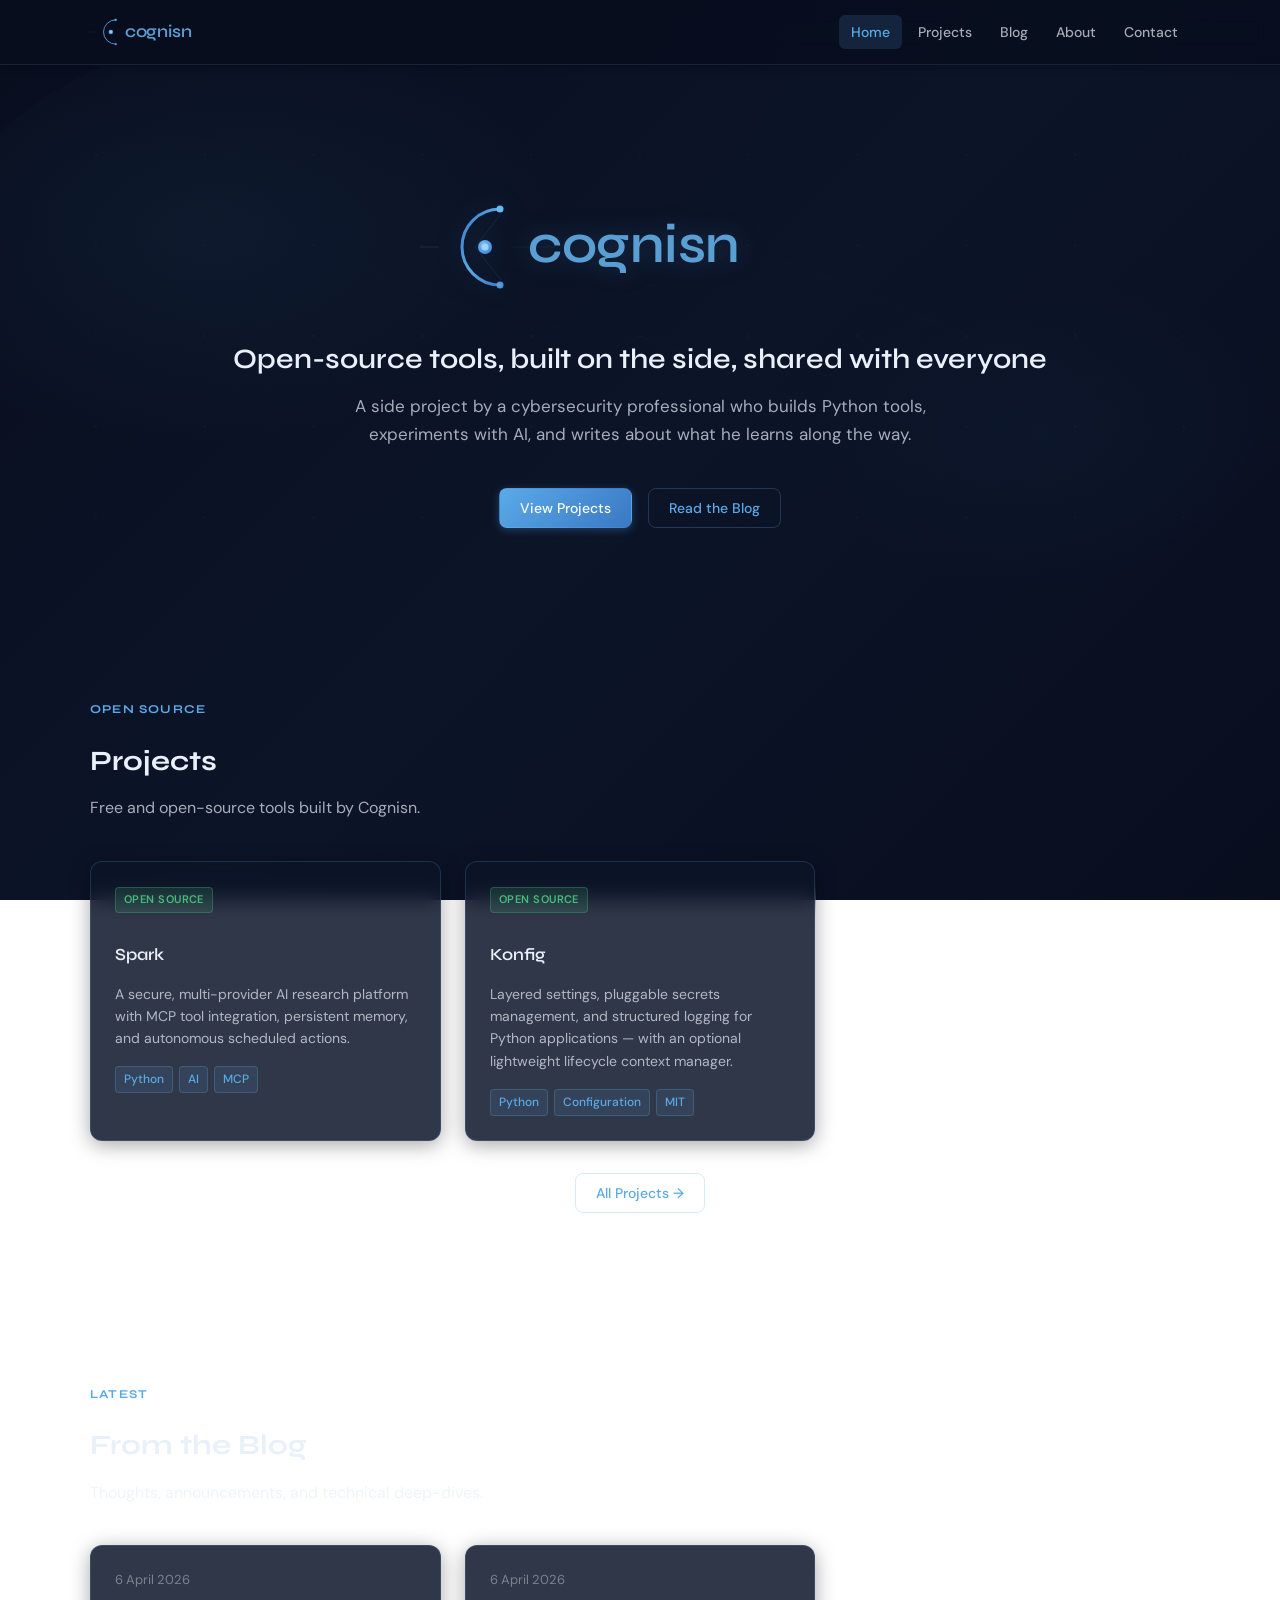
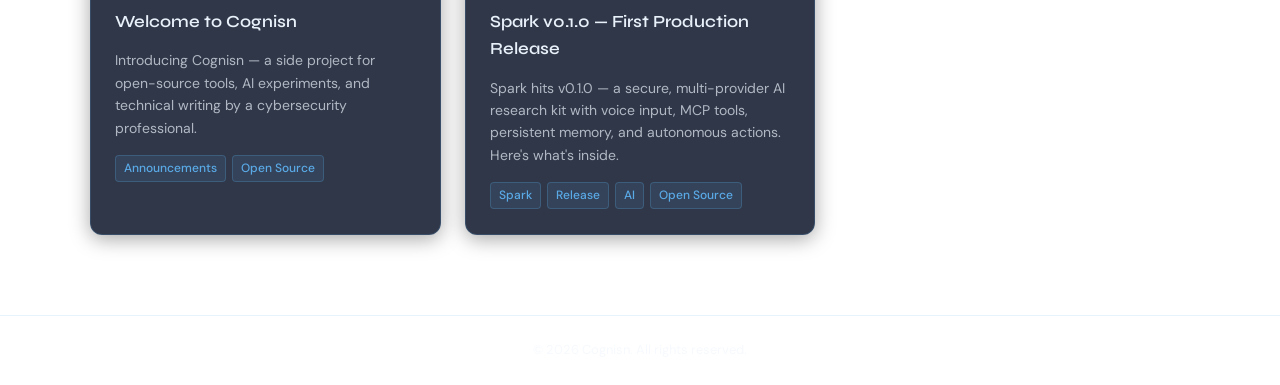
<file: index.html>
<!DOCTYPE html>
<html lang="en" data-bs-theme="dark">
<head>
    <meta charset="UTF-8">
    <meta name="viewport" content="width=device-width, initial-scale=1.0">
    <title>Cognisn — Open Source Software & Development</title>
    <meta name="description" content="Cognisn — Open source projects, articles, and development by an independent software developer.">
    <link rel="canonical" href="https://cognisn.com/">

    <meta property="og:title" content="Cognisn — Open Source Software & Development">
    <meta property="og:description" content="Open-source tools, built on the side, shared with everyone.">
    <meta property="og:type" content="website">
    <meta property="og:url" content="https://cognisn.com/">
    <meta property="og:locale" content="en_AU">
    <meta property="og:site_name" content="Cognisn">
    <meta property="og:image" content="https://cognisn.com/images/og-card.png">

    <meta name="twitter:card" content="summary_large_image">
    <meta name="twitter:title" content="Cognisn — Open Source Software & Development">
    <meta name="twitter:description" content="Open-source tools, built on the side, shared with everyone.">
    <meta name="twitter:image" content="https://cognisn.com/images/og-card.png">

    <script type="application/ld+json">
    {
      "@context": "https://schema.org",
      "@type": "WebSite",
      "name": "Cognisn",
      "url": "https://cognisn.com",
      "description": "Open-source projects, articles, and development by an independent software developer.",
      "publisher": {
        "@type": "Organization",
        "@id": "https://cognisn.com/#organization",
        "name": "Cognisn",
        "url": "https://cognisn.com",
        "logo": "https://cognisn.com/images/og-card.png",
        "sameAs": [
          "https://github.com/Cognisn",
          "https://www.linkedin.com/in/mattheww3/"
        ]
      }
    }
    </script>

    <!-- Fonts -->
    <link rel="preconnect" href="https://fonts.googleapis.com">
    <link rel="preconnect" href="https://fonts.gstatic.com" crossorigin>
    <link href="https://fonts.googleapis.com/css2?family=Syne:wght@400;600;700;800&family=DM+Sans:wght@300;400;500&display=swap" rel="stylesheet">

    <!-- Favicon -->
    <link rel="icon" type="image/svg+xml" href="data:image/svg+xml,%3Csvg xmlns='http://www.w3.org/2000/svg' viewBox='0 0 130 130'%3E%3Crect width='130' height='130' rx='28' fill='%23080e1e'/%3E%3Cdefs%3E%3ClinearGradient id='a' x1='0' y1='0' x2='1' y2='1'%3E%3Cstop offset='0%25' stop-color='%233a78c4'/%3E%3Cstop offset='50%25' stop-color='%235aaae8'/%3E%3Cstop offset='100%25' stop-color='%233a78c4'/%3E%3C/linearGradient%3E%3CradialGradient id='b' cx='40%25' cy='35%25' r='60%25'%3E%3Cstop offset='0%25' stop-color='%237ac0f8'/%3E%3Cstop offset='100%25' stop-color='%234a90d8'/%3E%3C/radialGradient%3E%3C/defs%3E%3Cg transform='translate(65,65)'%3E%3Cpath d='M32-48A48 48 0 1 0 32 48' stroke='url(%23a)' stroke-width='4' fill='none' stroke-linecap='round'/%3E%3Ccircle cx='32' cy='-48' r='5' fill='%236ab8f0'/%3E%3Ccircle cx='32' cy='48' r='5' fill='%235aaae8' opacity='.85'/%3E%3Ccircle cx='12' cy='0' r='9' fill='url(%23b)'/%3E%3Ccircle cx='12' cy='0' r='4.5' fill='%23a0d8ff' opacity='.9'/%3E%3C/g%3E%3C/svg%3E">

    <!-- Styles -->
    <link rel="stylesheet" href="css/theme.css">
    <link rel="stylesheet" href="css/site.css">
</head>
<body>

    <!-- Navigation -->
    <nav class="site-nav">
        <div class="container">
            <a href="/" class="site-nav__brand">
                <svg width="110" height="28" viewBox="0 0 440 110" fill="none" xmlns="http://www.w3.org/2000/svg">
                    <defs>
                        <linearGradient id="arc-n" x1="0" y1="0" x2="1" y2="1">
                            <stop offset="0%" stop-color="#3a78c4"/>
                            <stop offset="50%" stop-color="#5aaae8"/>
                            <stop offset="100%" stop-color="#3a78c4"/>
                        </linearGradient>
                        <radialGradient id="dot-n" cx="40%" cy="35%" r="60%">
                            <stop offset="0%" stop-color="#7ac0f8"/>
                            <stop offset="100%" stop-color="#4a90d8"/>
                        </radialGradient>
                    </defs>
                    <g transform="translate(55,55)">
                        <line x1="-55" y1="0" x2="-36" y2="0" stroke="#4a8abf" stroke-width="0.7" opacity="0.3"/>
                        <line x1="36" y1="0" x2="80" y2="0" stroke="#4a8abf" stroke-width="0.7" opacity="0.15"/>
                        <line x1="0" y1="0" x2="26" y2="-33" stroke="#4a8abf" stroke-width="0.7" opacity="0.22"/>
                        <line x1="0" y1="0" x2="26" y2="33" stroke="#4a8abf" stroke-width="0.7" opacity="0.22"/>
                        <path d="M25 -38 A38 38 0 1 0 25 38" stroke="url(#arc-n)" stroke-width="3" fill="none" stroke-linecap="round"/>
                        <circle cx="25" cy="-38" r="3.5" fill="#6ab8f0"/>
                        <circle cx="25" cy="38" r="3.5" fill="#5aaae8" opacity="0.85"/>
                        <circle cx="10" cy="0" r="7" fill="url(#dot-n)"/>
                        <circle cx="10" cy="0" r="3.5" fill="#a0d8ff" opacity="0.9"/>
                    </g>
                    <text x="108" y="70" font-family="'Syne', sans-serif" font-weight="600" font-size="54" fill="#5a9fd4" letter-spacing="-0.5">cognisn</text>
                </svg>
            </a>
            <button class="site-nav__toggle" aria-label="Toggle navigation">&#9776;</button>
            <ul class="site-nav__links">
                <li><a href="/" class="active">Home</a></li>
                <li><a href="/projects.html">Projects</a></li>
                <li><a href="/blog/">Blog</a></li>
                <li><a href="/about.html">About</a></li>
                <li><a href="/contact.html">Contact</a></li>
            </ul>
        </div>
    </nav>

    <main>
        <!-- Hero -->
        <section class="hero">
            <div class="container">
                <div class="hero__logo">
                    <svg width="440" height="110" viewBox="0 0 440 110" fill="none" xmlns="http://www.w3.org/2000/svg">
                        <defs>
                            <linearGradient id="arc-h" x1="0" y1="0" x2="1" y2="1">
                                <stop offset="0%" stop-color="#3a78c4"/>
                                <stop offset="50%" stop-color="#5aaae8"/>
                                <stop offset="100%" stop-color="#3a78c4"/>
                            </linearGradient>
                            <radialGradient id="dot-h" cx="40%" cy="35%" r="60%">
                                <stop offset="0%" stop-color="#7ac0f8"/>
                                <stop offset="100%" stop-color="#4a90d8"/>
                            </radialGradient>
                        </defs>
                        <g transform="translate(55,55)">
                            <line x1="-55" y1="0" x2="-36" y2="0" stroke="#4a8abf" stroke-width="0.7" opacity="0.3"/>
                            <line x1="36" y1="0" x2="80" y2="0" stroke="#4a8abf" stroke-width="0.7" opacity="0.15"/>
                            <line x1="0" y1="0" x2="26" y2="-33" stroke="#4a8abf" stroke-width="0.7" opacity="0.22"/>
                            <line x1="0" y1="0" x2="26" y2="33" stroke="#4a8abf" stroke-width="0.7" opacity="0.22"/>
                            <path d="M25 -38 A38 38 0 1 0 25 38" stroke="url(#arc-h)" stroke-width="3" fill="none" stroke-linecap="round"/>
                            <circle cx="25" cy="-38" r="3.5" fill="#6ab8f0"/>
                            <circle cx="25" cy="38" r="3.5" fill="#5aaae8" opacity="0.85"/>
                            <circle cx="10" cy="0" r="7" fill="url(#dot-h)"/>
                            <circle cx="10" cy="0" r="3.5" fill="#a0d8ff" opacity="0.9"/>
                        </g>
                        <text x="108" y="70" font-family="'Syne', sans-serif" font-weight="600" font-size="54" fill="#5a9fd4" letter-spacing="-0.5">cognisn</text>
                    </svg>
                </div>
                <p class="hero__tagline">Open-source tools, built on the side, shared with everyone</p>
                <p class="hero__subtitle">A side project by a cybersecurity professional who builds Python tools, experiments with AI, and writes about what he learns along the way.</p>
                <div class="hero__actions">
                    <a href="/projects.html" class="btn btn-primary">View Projects</a>
                    <a href="/blog/" class="btn btn-outline">Read the Blog</a>
                </div>
            </div>
        </section>

        <!-- Featured projects -->
        <section>
            <div class="container">
                <p class="section-label">Open Source</p>
                <h2 class="section-title">Projects</h2>
                <p class="section-subtitle">Free and open-source tools built by Cognisn.</p>
                <div class="card-grid">
                    <div class="card">
                        <span class="card__label card__label--oss">Open Source</span>
                        <h3 class="card__title"><a href="/projects/spark.html">Spark</a></h3>
                        <p class="card__desc">A secure, multi-provider AI research platform with MCP tool integration, persistent memory, and autonomous scheduled actions.</p>
                        <div class="card__tags">
                            <span class="tag">Python</span>
                            <span class="tag">AI</span>
                            <span class="tag">MCP</span>
                        </div>
                    </div>
                    <div class="card">
                        <span class="card__label card__label--oss">Open Source</span>
                        <h3 class="card__title"><a href="/projects/konfig.html">Konfig</a></h3>
                        <p class="card__desc">Layered settings, pluggable secrets management, and structured logging for Python applications — with an optional lightweight lifecycle context manager.</p>
                        <div class="card__tags">
                            <span class="tag">Python</span>
                            <span class="tag">Configuration</span>
                            <span class="tag">MIT</span>
                        </div>
                    </div>
                </div>
                <div style="margin-top: 2rem; text-align: center;">
                    <a href="/projects.html" class="btn btn-outline">All Projects &rarr;</a>
                </div>
            </div>
        </section>

        <!-- Latest from the blog -->
        <section>
            <div class="container">
                <p class="section-label">Latest</p>
                <h2 class="section-title">From the Blog</h2>
                <p class="section-subtitle">Thoughts, announcements, and technical deep-dives.</p>
                <div class="card-grid">
                    <div class="card">
    <div class="card__meta" style="margin-bottom: 0.75rem;">
        <span>6 April 2026</span>
    </div>
    <h3 class="card__title"><a href="/blog/welcome-to-cognisn.html">Welcome to Cognisn</a></h3>
    <p class="card__desc">Introducing Cognisn — a side project for open-source tools, AI experiments, and technical writing by a cybersecurity professional.</p>
    <div class="card__tags"><span class="tag">Announcements</span><span class="tag">Open Source</span></div>
</div>
                    <div class="card">
    <div class="card__meta" style="margin-bottom: 0.75rem;">
        <span>6 April 2026</span>
    </div>
    <h3 class="card__title"><a href="/blog/spark-v0.1.0-release.html">Spark v0.1.0 — First Production Release</a></h3>
    <p class="card__desc">Spark hits v0.1.0 — a secure, multi-provider AI research kit with voice input, MCP tools, persistent memory, and autonomous actions. Here's what's inside.</p>
    <div class="card__tags"><span class="tag">Spark</span><span class="tag">Release</span><span class="tag">AI</span><span class="tag">Open Source</span></div>
</div>
                </div>
            </div>
        </section>
    </main>

    <!-- Footer -->
    <footer class="site-footer">
        <div class="container">
            &copy; 2026 Cognisn. All rights reserved.
        </div>
    </footer>

    <script src="js/site.js"></script>
</body>
</html>
</file>
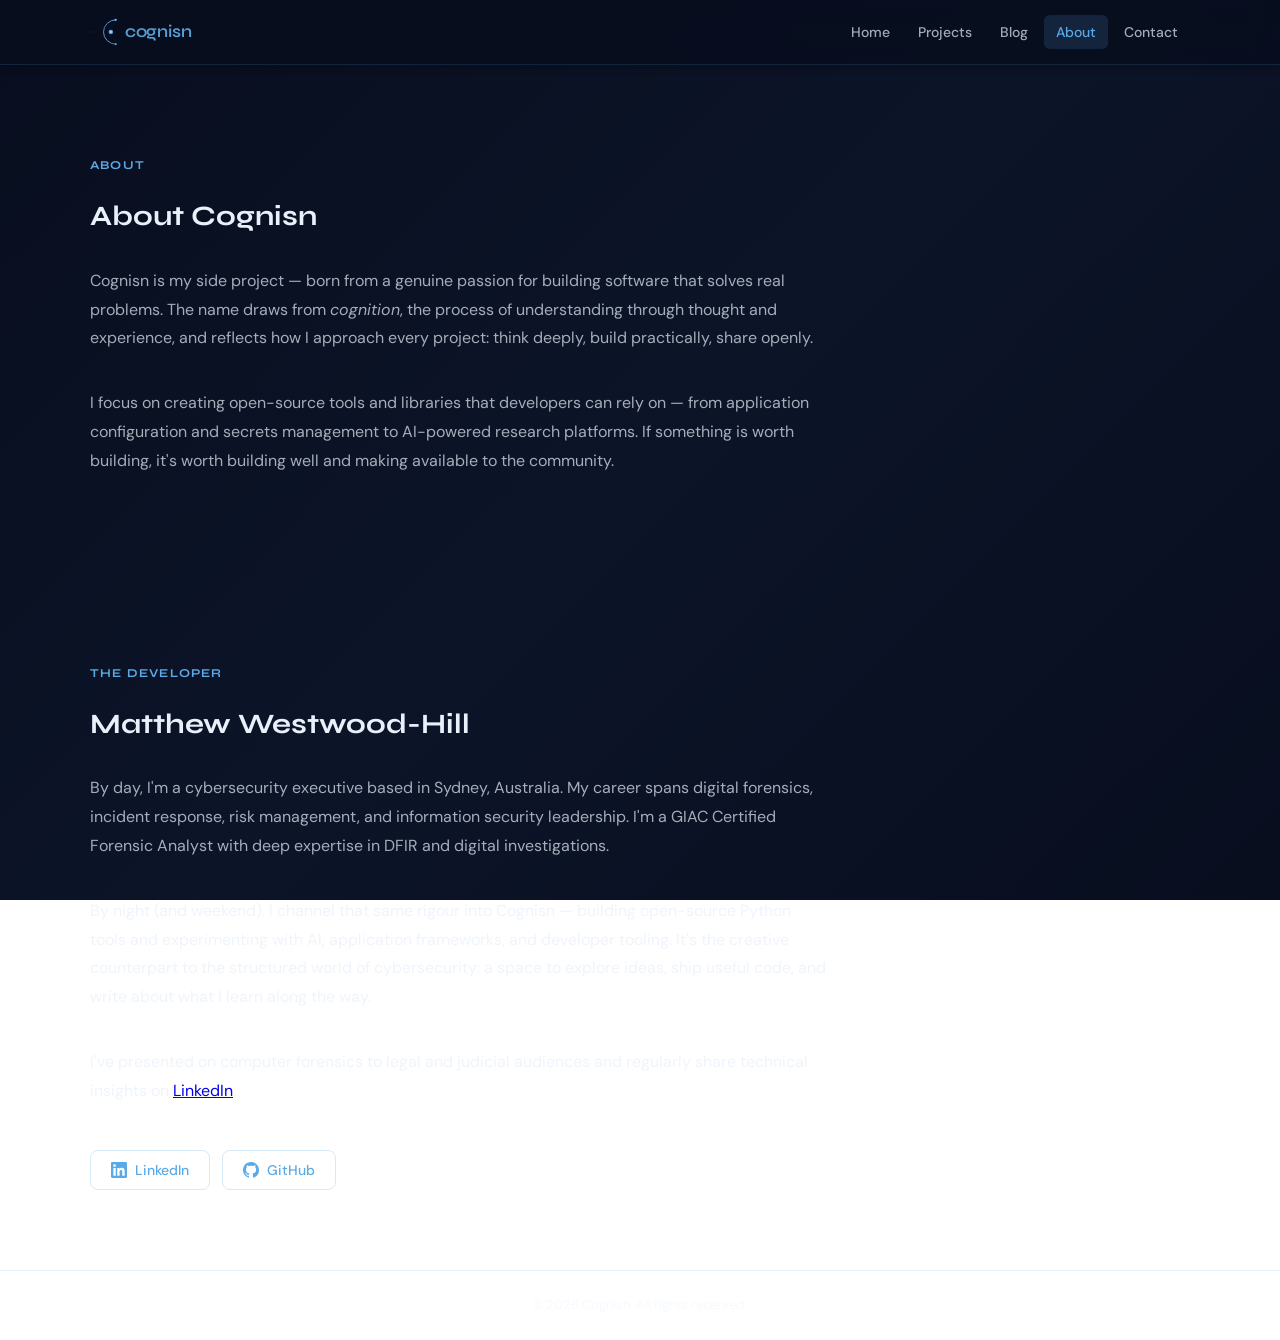
<file: about.html>
<!DOCTYPE html>
<html lang="en" data-bs-theme="dark">
<head>
    <meta charset="UTF-8">
    <meta name="viewport" content="width=device-width, initial-scale=1.0">
    <title>About — Cognisn</title>
    <meta name="description" content="About Cognisn — an independent software developer building open-source tools.">
    <link rel="canonical" href="https://cognisn.com/about.html">

    <meta property="og:title" content="About — Cognisn">
    <meta property="og:description" content="About Cognisn — an independent software developer building open-source tools.">
    <meta property="og:type" content="website">
    <meta property="og:url" content="https://cognisn.com/about.html">
    <meta property="og:locale" content="en_AU">
    <meta property="og:site_name" content="Cognisn">
    <meta property="og:image" content="https://cognisn.com/images/og-card.png">

    <meta name="twitter:card" content="summary_large_image">
    <meta name="twitter:title" content="About — Cognisn">
    <meta name="twitter:description" content="About Cognisn — an independent software developer building open-source tools.">
    <meta name="twitter:image" content="https://cognisn.com/images/og-card.png">

    <script type="application/ld+json">
    {
      "@context": "https://schema.org",
      "@type": "Person",
      "name": "Matthew Westwood-Hill",
      "jobTitle": "Cybersecurity Executive",
      "url": "https://cognisn.com/about.html",
      "sameAs": [
        "https://www.linkedin.com/in/mattheww3/",
        "https://github.com/Cognisn"
      ],
      "worksFor": {
        "@type": "Organization",
        "name": "Cognisn",
        "url": "https://cognisn.com"
      },
      "knowsAbout": ["Cybersecurity", "Digital Forensics", "Incident Response", "Python", "Open Source Software"]
    }
    </script>

    <link rel="preconnect" href="https://fonts.googleapis.com">
    <link rel="preconnect" href="https://fonts.gstatic.com" crossorigin>
    <link href="https://fonts.googleapis.com/css2?family=Syne:wght@400;600;700;800&family=DM+Sans:wght@300;400;500&display=swap" rel="stylesheet">

    <link rel="icon" type="image/svg+xml" href="data:image/svg+xml,%3Csvg xmlns='http://www.w3.org/2000/svg' viewBox='0 0 130 130'%3E%3Crect width='130' height='130' rx='28' fill='%23080e1e'/%3E%3Cdefs%3E%3ClinearGradient id='a' x1='0' y1='0' x2='1' y2='1'%3E%3Cstop offset='0%25' stop-color='%233a78c4'/%3E%3Cstop offset='50%25' stop-color='%235aaae8'/%3E%3Cstop offset='100%25' stop-color='%233a78c4'/%3E%3C/linearGradient%3E%3CradialGradient id='b' cx='40%25' cy='35%25' r='60%25'%3E%3Cstop offset='0%25' stop-color='%237ac0f8'/%3E%3Cstop offset='100%25' stop-color='%234a90d8'/%3E%3C/radialGradient%3E%3C/defs%3E%3Cg transform='translate(65,65)'%3E%3Cpath d='M32-48A48 48 0 1 0 32 48' stroke='url(%23a)' stroke-width='4' fill='none' stroke-linecap='round'/%3E%3Ccircle cx='32' cy='-48' r='5' fill='%236ab8f0'/%3E%3Ccircle cx='32' cy='48' r='5' fill='%235aaae8' opacity='.85'/%3E%3Ccircle cx='12' cy='0' r='9' fill='url(%23b)'/%3E%3Ccircle cx='12' cy='0' r='4.5' fill='%23a0d8ff' opacity='.9'/%3E%3C/g%3E%3C/svg%3E">

    <link rel="stylesheet" href="css/theme.css">
    <link rel="stylesheet" href="css/site.css">
</head>
<body>

    <nav class="site-nav">
        <div class="container">
            <a href="/" class="site-nav__brand">
                <svg width="110" height="28" viewBox="0 0 440 110" fill="none" xmlns="http://www.w3.org/2000/svg">
                    <defs>
                        <linearGradient id="arc-n" x1="0" y1="0" x2="1" y2="1">
                            <stop offset="0%" stop-color="#3a78c4"/>
                            <stop offset="50%" stop-color="#5aaae8"/>
                            <stop offset="100%" stop-color="#3a78c4"/>
                        </linearGradient>
                        <radialGradient id="dot-n" cx="40%" cy="35%" r="60%">
                            <stop offset="0%" stop-color="#7ac0f8"/>
                            <stop offset="100%" stop-color="#4a90d8"/>
                        </radialGradient>
                    </defs>
                    <g transform="translate(55,55)">
                        <line x1="-55" y1="0" x2="-36" y2="0" stroke="#4a8abf" stroke-width="0.7" opacity="0.3"/>
                        <line x1="36" y1="0" x2="80" y2="0" stroke="#4a8abf" stroke-width="0.7" opacity="0.15"/>
                        <line x1="0" y1="0" x2="26" y2="-33" stroke="#4a8abf" stroke-width="0.7" opacity="0.22"/>
                        <line x1="0" y1="0" x2="26" y2="33" stroke="#4a8abf" stroke-width="0.7" opacity="0.22"/>
                        <path d="M25 -38 A38 38 0 1 0 25 38" stroke="url(#arc-n)" stroke-width="3" fill="none" stroke-linecap="round"/>
                        <circle cx="25" cy="-38" r="3.5" fill="#6ab8f0"/>
                        <circle cx="25" cy="38" r="3.5" fill="#5aaae8" opacity="0.85"/>
                        <circle cx="10" cy="0" r="7" fill="url(#dot-n)"/>
                        <circle cx="10" cy="0" r="3.5" fill="#a0d8ff" opacity="0.9"/>
                    </g>
                    <text x="108" y="70" font-family="'Syne', sans-serif" font-weight="600" font-size="54" fill="#5a9fd4" letter-spacing="-0.5">cognisn</text>
                </svg>
            </a>
            <button class="site-nav__toggle" aria-label="Toggle navigation">&#9776;</button>
            <ul class="site-nav__links">
                <li><a href="/">Home</a></li>
                <li><a href="/projects.html">Projects</a></li>
                <li><a href="/blog/">Blog</a></li>
                <li><a href="/about.html" class="active">About</a></li>
                <li><a href="/contact.html">Contact</a></li>
            </ul>
        </div>
    </nav>

    <main>
        <!-- About Cognisn -->
        <section>
            <div class="container">
                <p class="section-label">About</p>
                <h1 class="section-title">About Cognisn</h1>
                <div class="about-content">
                    <p>Cognisn is my side project — born from a genuine passion for building software that solves real problems. The name draws from <em>cognition</em>, the process of understanding through thought and experience, and reflects how I approach every project: think deeply, build practically, share openly.</p>

                    <p>I focus on creating open-source tools and libraries that developers can rely on — from application configuration and secrets management to AI-powered research platforms. If something is worth building, it's worth building well and making available to the community.</p>
                </div>
            </div>
        </section>

        <!-- About Matt -->
        <section>
            <div class="container">
                <p class="section-label">The Developer</p>
                <h2 class="section-title">Matthew Westwood-Hill</h2>
                <div class="about-profile">
                    <div class="about-content">
                        <p>By day, I'm a cybersecurity executive based in Sydney, Australia. My career spans digital forensics, incident response, risk management, and information security leadership. I'm a GIAC Certified Forensic Analyst with deep expertise in DFIR and digital investigations.</p>

                        <p>By night (and weekend), I channel that same rigour into Cognisn — building open-source Python tools and experimenting with AI, application frameworks, and developer tooling. It's the creative counterpart to the structured world of cybersecurity: a space to explore ideas, ship useful code, and write about what I learn along the way.</p>

                        <p>I've presented on computer forensics to legal and judicial audiences and regularly share technical insights on <a href="https://www.linkedin.com/in/mattheww3/" target="_blank" rel="noopener">LinkedIn</a>.</p>

                        <div class="about-profile__links">
                            <a href="https://www.linkedin.com/in/mattheww3/" target="_blank" rel="noopener" class="btn btn-outline">
                                <svg width="16" height="16" viewBox="0 0 24 24" fill="currentColor"><path d="M20.447 20.452h-3.554v-5.569c0-1.328-.027-3.037-1.852-3.037-1.853 0-2.136 1.445-2.136 2.939v5.667H9.351V9h3.414v1.561h.046c.477-.9 1.637-1.85 3.37-1.85 3.601 0 4.267 2.37 4.267 5.455v6.286zM5.337 7.433a2.062 2.062 0 01-2.063-2.065 2.064 2.064 0 112.063 2.065zm1.782 13.019H3.555V9h3.564v11.452zM22.225 0H1.771C.792 0 0 .774 0 1.729v20.542C0 23.227.792 24 1.771 24h20.451C23.2 24 24 23.227 24 22.271V1.729C24 .774 23.2 0 22.222 0h.003z"/></svg>
                                LinkedIn
                            </a>
                            <a href="https://github.com/Cognisn" target="_blank" rel="noopener" class="btn btn-outline">
                                <svg width="16" height="16" viewBox="0 0 24 24" fill="currentColor"><path d="M12 0C5.37 0 0 5.37 0 12c0 5.31 3.435 9.795 8.205 11.385.6.105.825-.255.825-.57 0-.285-.015-1.23-.015-2.235-3.015.555-3.795-.735-4.035-1.41-.135-.345-.72-1.41-1.23-1.695-.42-.225-1.02-.78-.015-.795.945-.015 1.62.87 1.845 1.23 1.08 1.815 2.805 1.305 3.495.99.105-.78.42-1.305.765-1.605-2.67-.3-5.46-1.335-5.46-5.925 0-1.305.465-2.385 1.23-3.225-.12-.3-.54-1.53.12-3.18 0 0 1.005-.315 3.3 1.23.96-.27 1.98-.405 3-.405s2.04.135 3 .405c2.295-1.56 3.3-1.23 3.3-1.23.66 1.65.24 2.88.12 3.18.765.84 1.23 1.905 1.23 3.225 0 4.605-2.805 5.625-5.475 5.925.435.375.81 1.095.81 2.22 0 1.605-.015 2.895-.015 3.3 0 .315.225.69.825.57A12.02 12.02 0 0024 12c0-6.63-5.37-12-12-12z"/></svg>
                                GitHub
                            </a>
                        </div>
                    </div>
                </div>
            </div>
        </section>
    </main>

    <footer class="site-footer">
        <div class="container">
            &copy; 2026 Cognisn. All rights reserved.
        </div>
    </footer>

    <script src="js/site.js"></script>
</body>
</html>
</file>
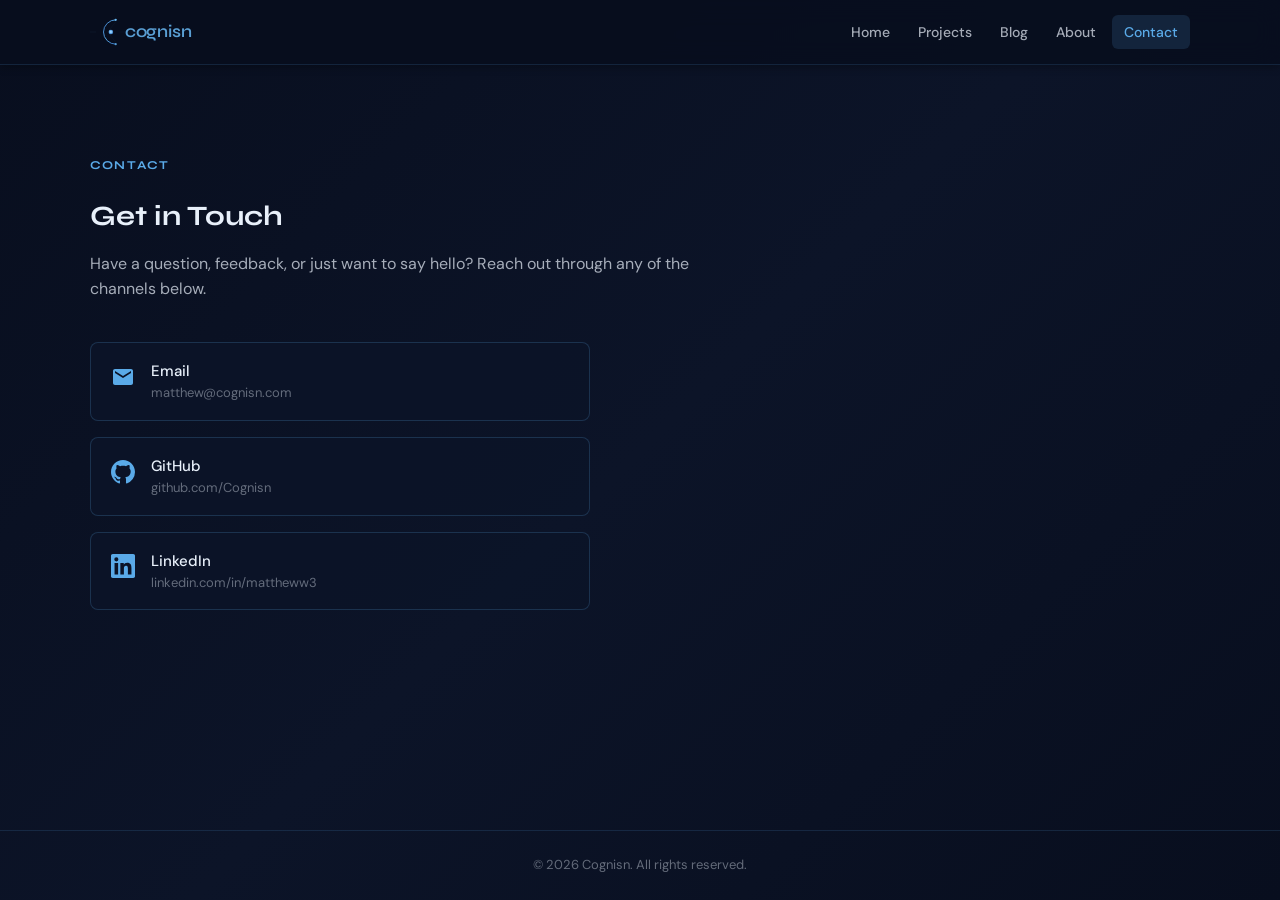
<file: contact.html>
<!DOCTYPE html>
<html lang="en" data-bs-theme="dark">
<head>
    <meta charset="UTF-8">
    <meta name="viewport" content="width=device-width, initial-scale=1.0">
    <title>Contact — Cognisn</title>
    <meta name="description" content="Get in touch with Cognisn.">
    <link rel="canonical" href="https://cognisn.com/contact.html">

    <meta property="og:title" content="Contact — Cognisn">
    <meta property="og:description" content="Get in touch with Cognisn.">
    <meta property="og:type" content="website">
    <meta property="og:url" content="https://cognisn.com/contact.html">
    <meta property="og:locale" content="en_AU">
    <meta property="og:site_name" content="Cognisn">
    <meta property="og:image" content="https://cognisn.com/images/og-card.png">

    <meta name="twitter:card" content="summary_large_image">
    <meta name="twitter:title" content="Contact — Cognisn">
    <meta name="twitter:description" content="Get in touch with Cognisn.">
    <meta name="twitter:image" content="https://cognisn.com/images/og-card.png">

    <link rel="preconnect" href="https://fonts.googleapis.com">
    <link rel="preconnect" href="https://fonts.gstatic.com" crossorigin>
    <link href="https://fonts.googleapis.com/css2?family=Syne:wght@400;600;700;800&family=DM+Sans:wght@300;400;500&display=swap" rel="stylesheet">

    <link rel="icon" type="image/svg+xml" href="data:image/svg+xml,%3Csvg xmlns='http://www.w3.org/2000/svg' viewBox='0 0 130 130'%3E%3Crect width='130' height='130' rx='28' fill='%23080e1e'/%3E%3Cdefs%3E%3ClinearGradient id='a' x1='0' y1='0' x2='1' y2='1'%3E%3Cstop offset='0%25' stop-color='%233a78c4'/%3E%3Cstop offset='50%25' stop-color='%235aaae8'/%3E%3Cstop offset='100%25' stop-color='%233a78c4'/%3E%3C/linearGradient%3E%3CradialGradient id='b' cx='40%25' cy='35%25' r='60%25'%3E%3Cstop offset='0%25' stop-color='%237ac0f8'/%3E%3Cstop offset='100%25' stop-color='%234a90d8'/%3E%3C/radialGradient%3E%3C/defs%3E%3Cg transform='translate(65,65)'%3E%3Cpath d='M32-48A48 48 0 1 0 32 48' stroke='url(%23a)' stroke-width='4' fill='none' stroke-linecap='round'/%3E%3Ccircle cx='32' cy='-48' r='5' fill='%236ab8f0'/%3E%3Ccircle cx='32' cy='48' r='5' fill='%235aaae8' opacity='.85'/%3E%3Ccircle cx='12' cy='0' r='9' fill='url(%23b)'/%3E%3Ccircle cx='12' cy='0' r='4.5' fill='%23a0d8ff' opacity='.9'/%3E%3C/g%3E%3C/svg%3E">

    <link rel="stylesheet" href="css/theme.css">
    <link rel="stylesheet" href="css/site.css">
</head>
<body>

    <nav class="site-nav">
        <div class="container">
            <a href="/" class="site-nav__brand">
                <svg width="110" height="28" viewBox="0 0 440 110" fill="none" xmlns="http://www.w3.org/2000/svg">
                    <defs>
                        <linearGradient id="arc-n" x1="0" y1="0" x2="1" y2="1">
                            <stop offset="0%" stop-color="#3a78c4"/>
                            <stop offset="50%" stop-color="#5aaae8"/>
                            <stop offset="100%" stop-color="#3a78c4"/>
                        </linearGradient>
                        <radialGradient id="dot-n" cx="40%" cy="35%" r="60%">
                            <stop offset="0%" stop-color="#7ac0f8"/>
                            <stop offset="100%" stop-color="#4a90d8"/>
                        </radialGradient>
                    </defs>
                    <g transform="translate(55,55)">
                        <line x1="-55" y1="0" x2="-36" y2="0" stroke="#4a8abf" stroke-width="0.7" opacity="0.3"/>
                        <line x1="36" y1="0" x2="80" y2="0" stroke="#4a8abf" stroke-width="0.7" opacity="0.15"/>
                        <line x1="0" y1="0" x2="26" y2="-33" stroke="#4a8abf" stroke-width="0.7" opacity="0.22"/>
                        <line x1="0" y1="0" x2="26" y2="33" stroke="#4a8abf" stroke-width="0.7" opacity="0.22"/>
                        <path d="M25 -38 A38 38 0 1 0 25 38" stroke="url(#arc-n)" stroke-width="3" fill="none" stroke-linecap="round"/>
                        <circle cx="25" cy="-38" r="3.5" fill="#6ab8f0"/>
                        <circle cx="25" cy="38" r="3.5" fill="#5aaae8" opacity="0.85"/>
                        <circle cx="10" cy="0" r="7" fill="url(#dot-n)"/>
                        <circle cx="10" cy="0" r="3.5" fill="#a0d8ff" opacity="0.9"/>
                    </g>
                    <text x="108" y="70" font-family="'Syne', sans-serif" font-weight="600" font-size="54" fill="#5a9fd4" letter-spacing="-0.5">cognisn</text>
                </svg>
            </a>
            <button class="site-nav__toggle" aria-label="Toggle navigation">&#9776;</button>
            <ul class="site-nav__links">
                <li><a href="/">Home</a></li>
                <li><a href="/projects.html">Projects</a></li>
                <li><a href="/blog/">Blog</a></li>
                <li><a href="/about.html">About</a></li>
                <li><a href="/contact.html" class="active">Contact</a></li>
            </ul>
        </div>
    </nav>

    <main>
        <section>
            <div class="container">
                <p class="section-label">Contact</p>
                <h1 class="section-title">Get in Touch</h1>
                <p class="section-subtitle">Have a question, feedback, or just want to say hello? Reach out through any of the channels below.</p>

                <div class="contact-links">
                    <a href="mailto:matthew@cognisn.com" class="contact-link">
                        <span class="contact-link__icon">
                            <svg width="24" height="24" viewBox="0 0 24 24" fill="currentColor"><path d="M20 4H4c-1.1 0-2 .9-2 2v12c0 1.1.9 2 2 2h16c1.1 0 2-.9 2-2V6c0-1.1-.9-2-2-2zm0 4l-8 5-8-5V6l8 5 8-5v2z"/></svg>
                        </span>
                        <div>
                            <div class="contact-link__label">Email</div>
                            <div class="contact-link__value">matthew@cognisn.com</div>
                        </div>
                    </a>

                    <a href="https://github.com/Cognisn" target="_blank" rel="noopener" class="contact-link">
                        <span class="contact-link__icon">
                            <svg width="24" height="24" viewBox="0 0 24 24" fill="currentColor"><path d="M12 0C5.37 0 0 5.37 0 12c0 5.31 3.435 9.795 8.205 11.385.6.105.825-.255.825-.57 0-.285-.015-1.23-.015-2.235-3.015.555-3.795-.735-4.035-1.41-.135-.345-.72-1.41-1.23-1.695-.42-.225-1.02-.78-.015-.795.945-.015 1.62.87 1.845 1.23 1.08 1.815 2.805 1.305 3.495.99.105-.78.42-1.305.765-1.605-2.67-.3-5.46-1.335-5.46-5.925 0-1.305.465-2.385 1.23-3.225-.12-.3-.54-1.53.12-3.18 0 0 1.005-.315 3.3 1.23.96-.27 1.98-.405 3-.405s2.04.135 3 .405c2.295-1.56 3.3-1.23 3.3-1.23.66 1.65.24 2.88.12 3.18.765.84 1.23 1.905 1.23 3.225 0 4.605-2.805 5.625-5.475 5.925.435.375.81 1.095.81 2.22 0 1.605-.015 2.895-.015 3.3 0 .315.225.69.825.57A12.02 12.02 0 0024 12c0-6.63-5.37-12-12-12z"/></svg>
                        </span>
                        <div>
                            <div class="contact-link__label">GitHub</div>
                            <div class="contact-link__value">github.com/Cognisn</div>
                        </div>
                    </a>

                    <a href="https://www.linkedin.com/in/mattheww3/" target="_blank" rel="noopener" class="contact-link">
                        <span class="contact-link__icon">
                            <svg width="24" height="24" viewBox="0 0 24 24" fill="currentColor"><path d="M20.447 20.452h-3.554v-5.569c0-1.328-.027-3.037-1.852-3.037-1.853 0-2.136 1.445-2.136 2.939v5.667H9.351V9h3.414v1.561h.046c.477-.9 1.637-1.85 3.37-1.85 3.601 0 4.267 2.37 4.267 5.455v6.286zM5.337 7.433a2.062 2.062 0 01-2.063-2.065 2.064 2.064 0 112.063 2.065zm1.782 13.019H3.555V9h3.564v11.452zM22.225 0H1.771C.792 0 0 .774 0 1.729v20.542C0 23.227.792 24 1.771 24h20.451C23.2 24 24 23.227 24 22.271V1.729C24 .774 23.2 0 22.222 0h.003z"/></svg>
                        </span>
                        <div>
                            <div class="contact-link__label">LinkedIn</div>
                            <div class="contact-link__value">linkedin.com/in/mattheww3</div>
                        </div>
                    </a>
                </div>
            </div>
        </section>
    </main>

    <footer class="site-footer">
        <div class="container">
            &copy; 2026 Cognisn. All rights reserved.
        </div>
    </footer>

    <script src="js/site.js"></script>
</body>
</html>
</file>
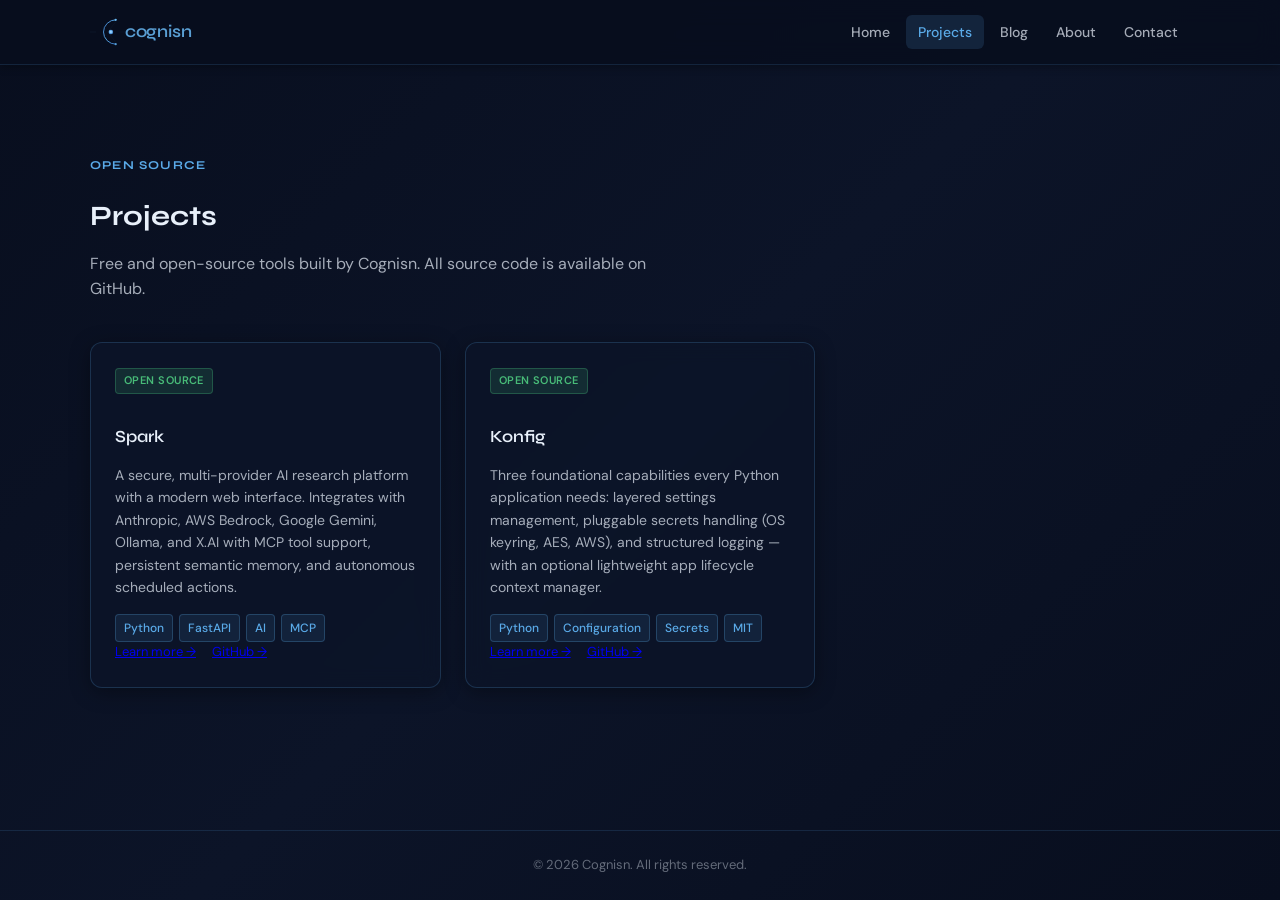
<file: projects.html>
<!DOCTYPE html>
<html lang="en" data-bs-theme="dark">
<head>
    <meta charset="UTF-8">
    <meta name="viewport" content="width=device-width, initial-scale=1.0">
    <title>Projects — Cognisn</title>
    <meta name="description" content="Open-source projects by Cognisn.">
    <link rel="canonical" href="https://cognisn.com/projects.html">

    <meta property="og:title" content="Projects — Cognisn">
    <meta property="og:description" content="Open-source projects by Cognisn.">
    <meta property="og:type" content="website">
    <meta property="og:url" content="https://cognisn.com/projects.html">
    <meta property="og:locale" content="en_AU">
    <meta property="og:site_name" content="Cognisn">
    <meta property="og:image" content="https://cognisn.com/images/og-card.png">

    <meta name="twitter:card" content="summary_large_image">
    <meta name="twitter:title" content="Projects — Cognisn">
    <meta name="twitter:description" content="Open-source projects by Cognisn.">
    <meta name="twitter:image" content="https://cognisn.com/images/og-card.png">

    <link rel="preconnect" href="https://fonts.googleapis.com">
    <link rel="preconnect" href="https://fonts.gstatic.com" crossorigin>
    <link href="https://fonts.googleapis.com/css2?family=Syne:wght@400;600;700;800&family=DM+Sans:wght@300;400;500&display=swap" rel="stylesheet">

    <link rel="icon" type="image/svg+xml" href="data:image/svg+xml,%3Csvg xmlns='http://www.w3.org/2000/svg' viewBox='0 0 130 130'%3E%3Crect width='130' height='130' rx='28' fill='%23080e1e'/%3E%3Cdefs%3E%3ClinearGradient id='a' x1='0' y1='0' x2='1' y2='1'%3E%3Cstop offset='0%25' stop-color='%233a78c4'/%3E%3Cstop offset='50%25' stop-color='%235aaae8'/%3E%3Cstop offset='100%25' stop-color='%233a78c4'/%3E%3C/linearGradient%3E%3CradialGradient id='b' cx='40%25' cy='35%25' r='60%25'%3E%3Cstop offset='0%25' stop-color='%237ac0f8'/%3E%3Cstop offset='100%25' stop-color='%234a90d8'/%3E%3C/radialGradient%3E%3C/defs%3E%3Cg transform='translate(65,65)'%3E%3Cpath d='M32-48A48 48 0 1 0 32 48' stroke='url(%23a)' stroke-width='4' fill='none' stroke-linecap='round'/%3E%3Ccircle cx='32' cy='-48' r='5' fill='%236ab8f0'/%3E%3Ccircle cx='32' cy='48' r='5' fill='%235aaae8' opacity='.85'/%3E%3Ccircle cx='12' cy='0' r='9' fill='url(%23b)'/%3E%3Ccircle cx='12' cy='0' r='4.5' fill='%23a0d8ff' opacity='.9'/%3E%3C/g%3E%3C/svg%3E">

    <link rel="stylesheet" href="css/theme.css">
    <link rel="stylesheet" href="css/site.css">
</head>
<body>

    <nav class="site-nav">
        <div class="container">
            <a href="/" class="site-nav__brand">
                <svg width="110" height="28" viewBox="0 0 440 110" fill="none" xmlns="http://www.w3.org/2000/svg">
                    <defs>
                        <linearGradient id="arc-n" x1="0" y1="0" x2="1" y2="1">
                            <stop offset="0%" stop-color="#3a78c4"/>
                            <stop offset="50%" stop-color="#5aaae8"/>
                            <stop offset="100%" stop-color="#3a78c4"/>
                        </linearGradient>
                        <radialGradient id="dot-n" cx="40%" cy="35%" r="60%">
                            <stop offset="0%" stop-color="#7ac0f8"/>
                            <stop offset="100%" stop-color="#4a90d8"/>
                        </radialGradient>
                    </defs>
                    <g transform="translate(55,55)">
                        <line x1="-55" y1="0" x2="-36" y2="0" stroke="#4a8abf" stroke-width="0.7" opacity="0.3"/>
                        <line x1="36" y1="0" x2="80" y2="0" stroke="#4a8abf" stroke-width="0.7" opacity="0.15"/>
                        <line x1="0" y1="0" x2="26" y2="-33" stroke="#4a8abf" stroke-width="0.7" opacity="0.22"/>
                        <line x1="0" y1="0" x2="26" y2="33" stroke="#4a8abf" stroke-width="0.7" opacity="0.22"/>
                        <path d="M25 -38 A38 38 0 1 0 25 38" stroke="url(#arc-n)" stroke-width="3" fill="none" stroke-linecap="round"/>
                        <circle cx="25" cy="-38" r="3.5" fill="#6ab8f0"/>
                        <circle cx="25" cy="38" r="3.5" fill="#5aaae8" opacity="0.85"/>
                        <circle cx="10" cy="0" r="7" fill="url(#dot-n)"/>
                        <circle cx="10" cy="0" r="3.5" fill="#a0d8ff" opacity="0.9"/>
                    </g>
                    <text x="108" y="70" font-family="'Syne', sans-serif" font-weight="600" font-size="54" fill="#5a9fd4" letter-spacing="-0.5">cognisn</text>
                </svg>
            </a>
            <button class="site-nav__toggle" aria-label="Toggle navigation">&#9776;</button>
            <ul class="site-nav__links">
                <li><a href="/">Home</a></li>
                <li><a href="/projects.html" class="active">Projects</a></li>
                <li><a href="/blog/">Blog</a></li>
                <li><a href="/about.html">About</a></li>
                <li><a href="/contact.html">Contact</a></li>
            </ul>
        </div>
    </nav>

    <main>
        <section>
            <div class="container">
                <p class="section-label">Open Source</p>
                <h1 class="section-title">Projects</h1>
                <p class="section-subtitle">Free and open-source tools built by Cognisn. All source code is available on GitHub.</p>

                <div class="card-grid">
                    <div class="card">
                        <span class="card__label card__label--oss">Open Source</span>
                        <h3 class="card__title"><a href="/projects/spark.html">Spark</a></h3>
                        <p class="card__desc">A secure, multi-provider AI research platform with a modern web interface. Integrates with Anthropic, AWS Bedrock, Google Gemini, Ollama, and X.AI with MCP tool support, persistent semantic memory, and autonomous scheduled actions.</p>
                        <div class="card__tags">
                            <span class="tag">Python</span>
                            <span class="tag">FastAPI</span>
                            <span class="tag">AI</span>
                            <span class="tag">MCP</span>
                        </div>
                        <div class="card__meta">
                            <a href="/projects/spark.html">Learn more &rarr;</a>
                            <a href="https://github.com/Cognisn/spark" target="_blank" rel="noopener">GitHub &rarr;</a>
                        </div>
                    </div>

                    <div class="card">
                        <span class="card__label card__label--oss">Open Source</span>
                        <h3 class="card__title"><a href="/projects/konfig.html">Konfig</a></h3>
                        <p class="card__desc">Three foundational capabilities every Python application needs: layered settings management, pluggable secrets handling (OS keyring, AES, AWS), and structured logging — with an optional lightweight app lifecycle context manager.</p>
                        <div class="card__tags">
                            <span class="tag">Python</span>
                            <span class="tag">Configuration</span>
                            <span class="tag">Secrets</span>
                            <span class="tag">MIT</span>
                        </div>
                        <div class="card__meta">
                            <a href="/projects/konfig.html">Learn more &rarr;</a>
                            <a href="https://github.com/Cognisn/konfig" target="_blank" rel="noopener">GitHub &rarr;</a>
                        </div>
                    </div>
                </div>
            </div>
        </section>
    </main>

    <footer class="site-footer">
        <div class="container">
            &copy; 2026 Cognisn. All rights reserved.
        </div>
    </footer>

    <script src="js/site.js"></script>
</body>
</html>
</file>
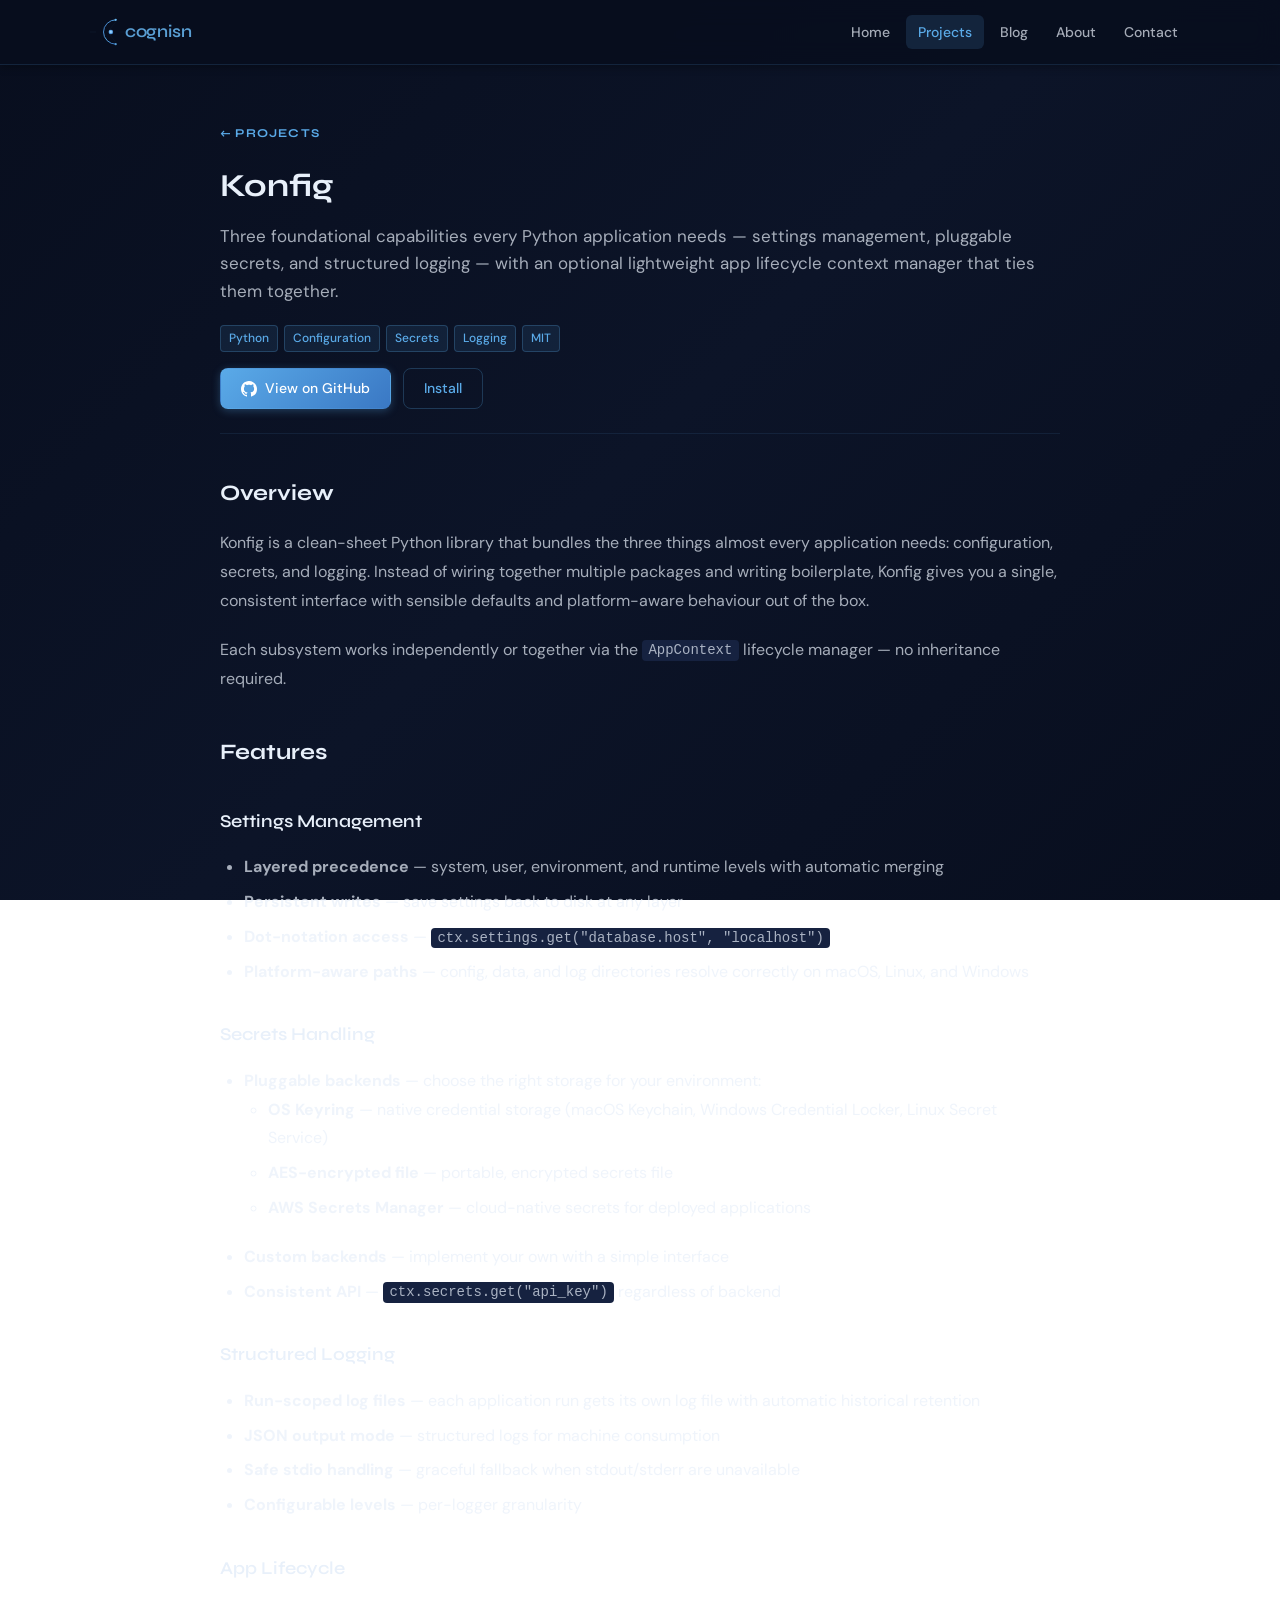
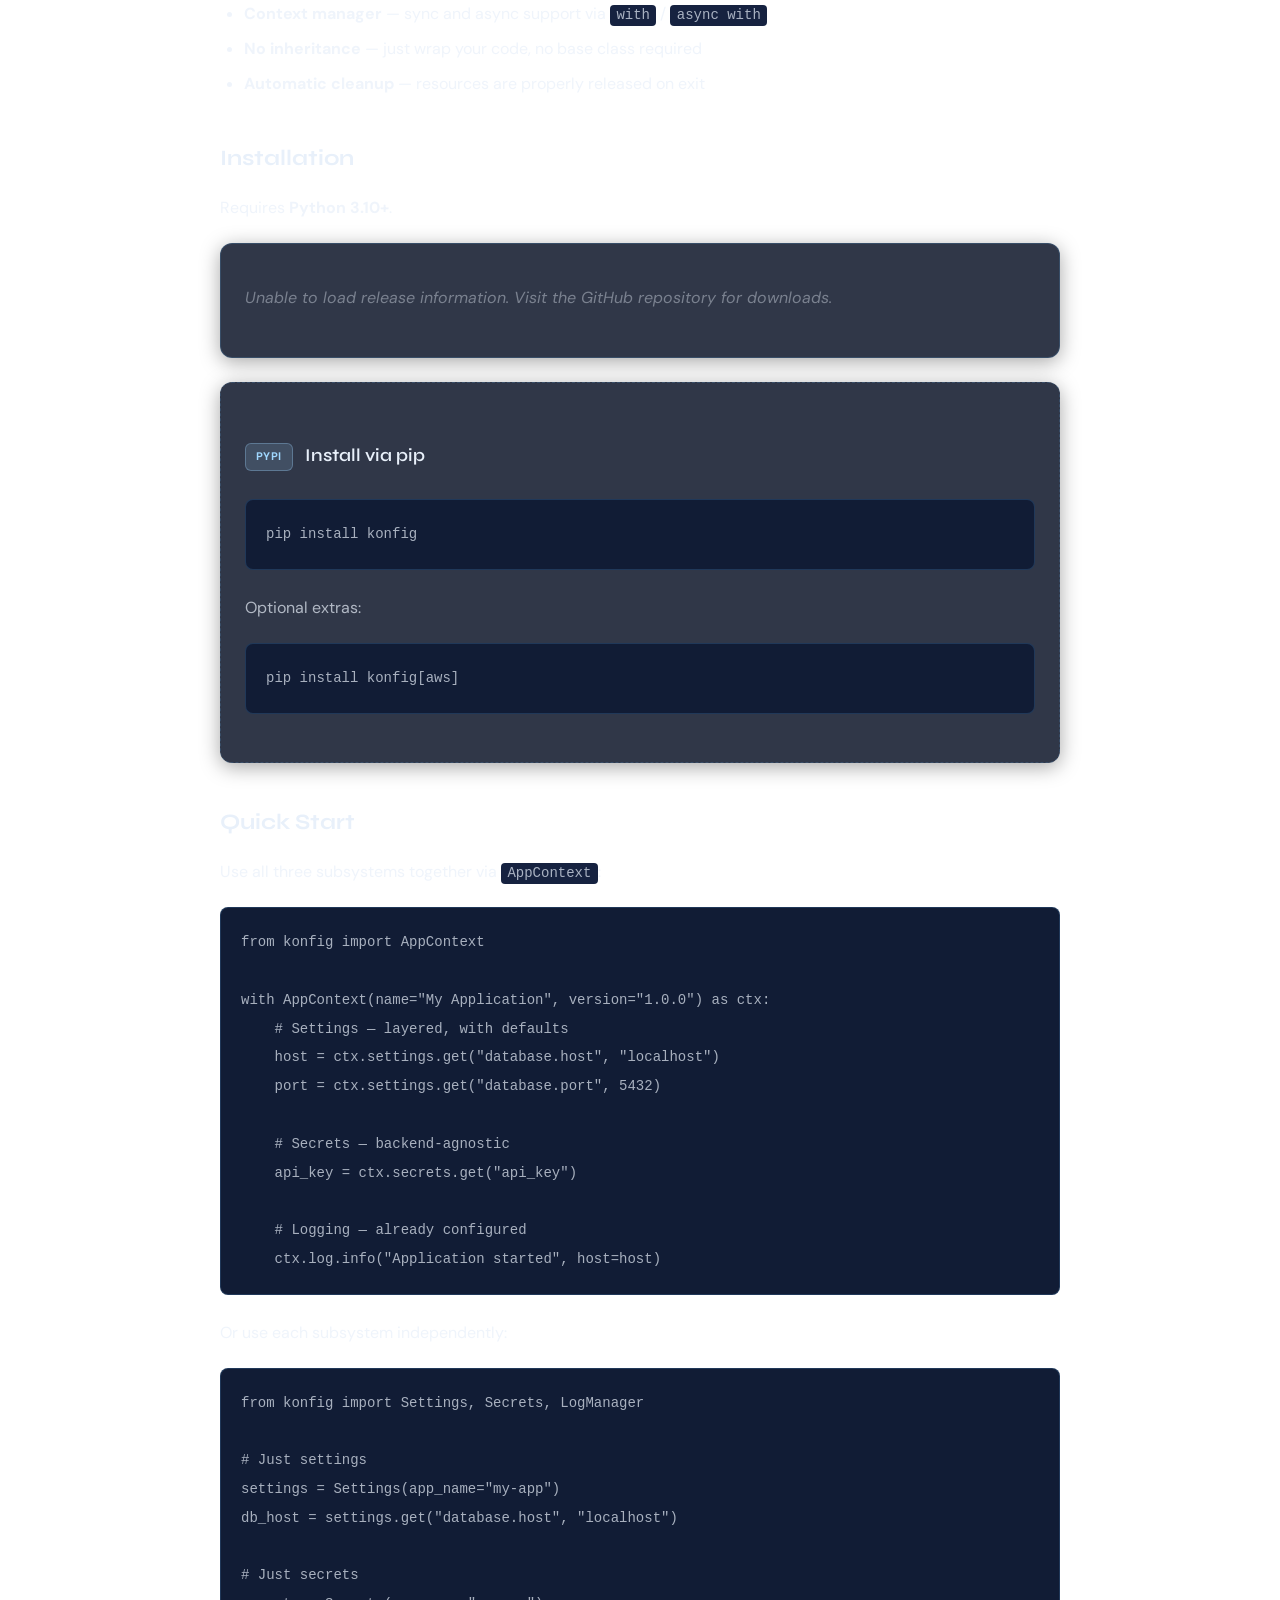
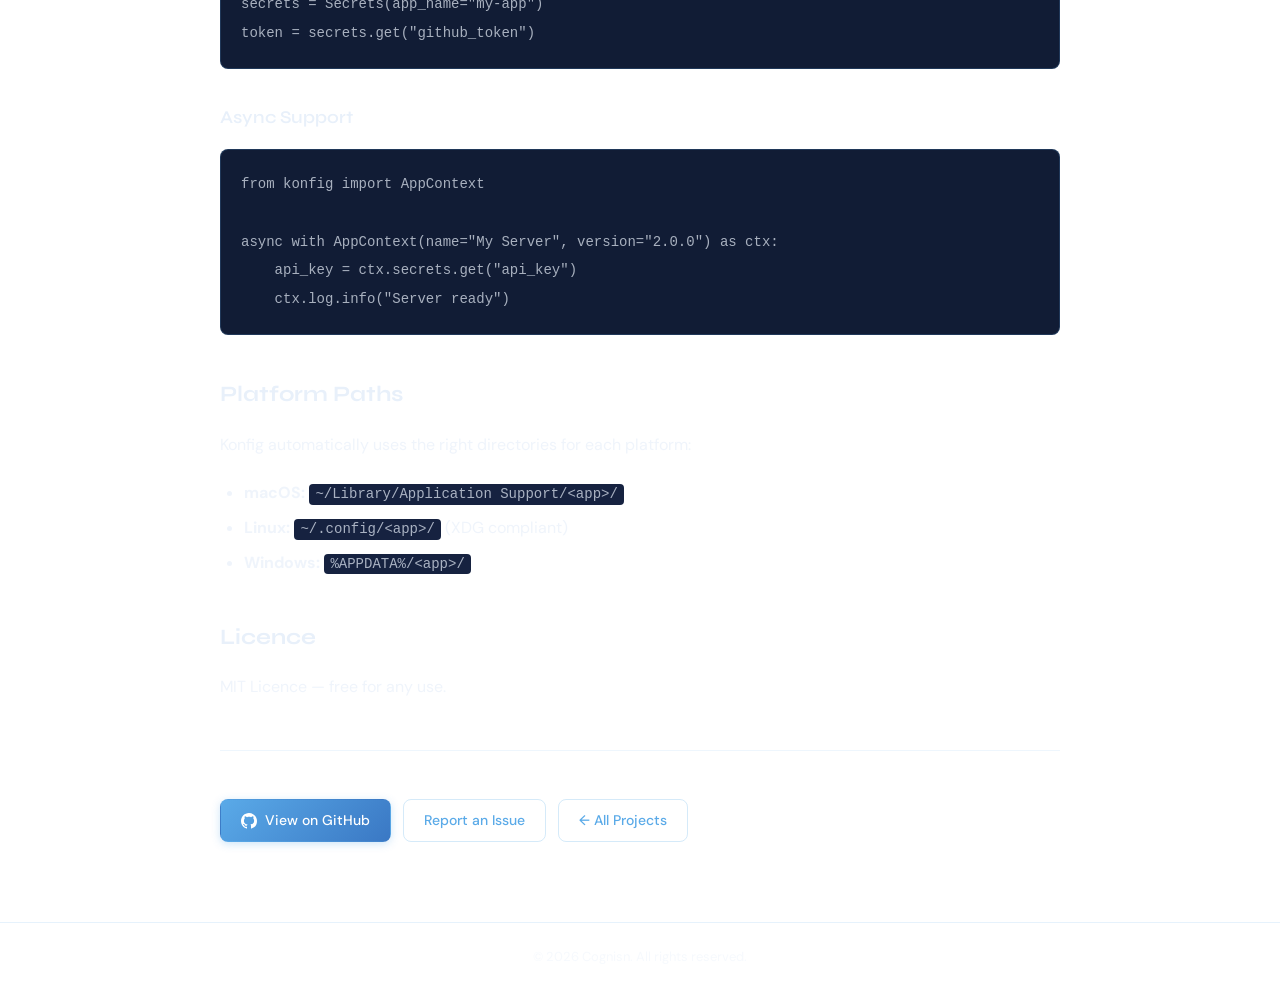
<file: projects/konfig.html>
<!DOCTYPE html>
<html lang="en" data-bs-theme="dark">
<head>
    <meta charset="UTF-8">
    <meta name="viewport" content="width=device-width, initial-scale=1.0">
    <title>Konfig — Cognisn</title>
    <meta name="description" content="Konfig — Layered settings management, pluggable secrets, and structured logging for Python applications.">
    <link rel="canonical" href="https://cognisn.com/projects/konfig.html">

    <meta property="og:title" content="Konfig — Cognisn">
    <meta property="og:description" content="Layered settings management, pluggable secrets, and structured logging for Python applications.">
    <meta property="og:type" content="website">
    <meta property="og:url" content="https://cognisn.com/projects/konfig.html">
    <meta property="og:locale" content="en_AU">
    <meta property="og:site_name" content="Cognisn">
    <meta property="og:image" content="https://cognisn.com/images/og-card.png">

    <meta name="twitter:card" content="summary_large_image">
    <meta name="twitter:title" content="Konfig — Cognisn">
    <meta name="twitter:description" content="Layered settings management, pluggable secrets, and structured logging for Python applications.">
    <meta name="twitter:image" content="https://cognisn.com/images/og-card.png">

    <script type="application/ld+json">
    {
      "@context": "https://schema.org",
      "@type": "SoftwareApplication",
      "name": "Konfig",
      "description": "Layered settings management, pluggable secrets, and structured logging for Python applications.",
      "url": "https://cognisn.com/projects/konfig.html",
      "applicationCategory": "DeveloperApplication",
      "operatingSystem": "Cross-platform",
      "offers": {
        "@type": "Offer",
        "price": "0",
        "priceCurrency": "USD"
      },
      "author": {
        "@type": "Organization",
        "name": "Cognisn",
        "url": "https://cognisn.com"
      },
      "codeRepository": "https://github.com/Cognisn/konfig",
      "programmingLanguage": "Python",
      "license": "https://opensource.org/licenses/MIT"
    }
    </script>

    <link rel="preconnect" href="https://fonts.googleapis.com">
    <link rel="preconnect" href="https://fonts.gstatic.com" crossorigin>
    <link href="https://fonts.googleapis.com/css2?family=Syne:wght@400;600;700;800&family=DM+Sans:wght@300;400;500&display=swap" rel="stylesheet">

    <link rel="icon" type="image/svg+xml" href="data:image/svg+xml,%3Csvg xmlns='http://www.w3.org/2000/svg' viewBox='0 0 130 130'%3E%3Crect width='130' height='130' rx='28' fill='%23080e1e'/%3E%3Cdefs%3E%3ClinearGradient id='a' x1='0' y1='0' x2='1' y2='1'%3E%3Cstop offset='0%25' stop-color='%233a78c4'/%3E%3Cstop offset='50%25' stop-color='%235aaae8'/%3E%3Cstop offset='100%25' stop-color='%233a78c4'/%3E%3C/linearGradient%3E%3CradialGradient id='b' cx='40%25' cy='35%25' r='60%25'%3E%3Cstop offset='0%25' stop-color='%237ac0f8'/%3E%3Cstop offset='100%25' stop-color='%234a90d8'/%3E%3C/radialGradient%3E%3C/defs%3E%3Cg transform='translate(65,65)'%3E%3Cpath d='M32-48A48 48 0 1 0 32 48' stroke='url(%23a)' stroke-width='4' fill='none' stroke-linecap='round'/%3E%3Ccircle cx='32' cy='-48' r='5' fill='%236ab8f0'/%3E%3Ccircle cx='32' cy='48' r='5' fill='%235aaae8' opacity='.85'/%3E%3Ccircle cx='12' cy='0' r='9' fill='url(%23b)'/%3E%3Ccircle cx='12' cy='0' r='4.5' fill='%23a0d8ff' opacity='.9'/%3E%3C/g%3E%3C/svg%3E">

    <link rel="stylesheet" href="../css/theme.css">
    <link rel="stylesheet" href="../css/site.css">
</head>
<body>

    <nav class="site-nav">
        <div class="container">
            <a href="/" class="site-nav__brand">
                <svg width="110" height="28" viewBox="0 0 440 110" fill="none" xmlns="http://www.w3.org/2000/svg">
                    <defs>
                        <linearGradient id="arc-n" x1="0" y1="0" x2="1" y2="1">
                            <stop offset="0%" stop-color="#3a78c4"/>
                            <stop offset="50%" stop-color="#5aaae8"/>
                            <stop offset="100%" stop-color="#3a78c4"/>
                        </linearGradient>
                        <radialGradient id="dot-n" cx="40%" cy="35%" r="60%">
                            <stop offset="0%" stop-color="#7ac0f8"/>
                            <stop offset="100%" stop-color="#4a90d8"/>
                        </radialGradient>
                    </defs>
                    <g transform="translate(55,55)">
                        <line x1="-55" y1="0" x2="-36" y2="0" stroke="#4a8abf" stroke-width="0.7" opacity="0.3"/>
                        <line x1="36" y1="0" x2="80" y2="0" stroke="#4a8abf" stroke-width="0.7" opacity="0.15"/>
                        <line x1="0" y1="0" x2="26" y2="-33" stroke="#4a8abf" stroke-width="0.7" opacity="0.22"/>
                        <line x1="0" y1="0" x2="26" y2="33" stroke="#4a8abf" stroke-width="0.7" opacity="0.22"/>
                        <path d="M25 -38 A38 38 0 1 0 25 38" stroke="url(#arc-n)" stroke-width="3" fill="none" stroke-linecap="round"/>
                        <circle cx="25" cy="-38" r="3.5" fill="#6ab8f0"/>
                        <circle cx="25" cy="38" r="3.5" fill="#5aaae8" opacity="0.85"/>
                        <circle cx="10" cy="0" r="7" fill="url(#dot-n)"/>
                        <circle cx="10" cy="0" r="3.5" fill="#a0d8ff" opacity="0.9"/>
                    </g>
                    <text x="108" y="70" font-family="'Syne', sans-serif" font-weight="600" font-size="54" fill="#5a9fd4" letter-spacing="-0.5">cognisn</text>
                </svg>
            </a>
            <button class="site-nav__toggle" aria-label="Toggle navigation">&#9776;</button>
            <ul class="site-nav__links">
                <li><a href="/">Home</a></li>
                <li><a href="/projects.html" class="active">Projects</a></li>
                <li><a href="/blog/">Blog</a></li>
                <li><a href="/about.html">About</a></li>
                <li><a href="/contact.html">Contact</a></li>
            </ul>
        </div>
    </nav>

    <main>
        <div class="article" style="max-width: 840px;">
            <!-- Project Header -->
            <div class="article__header">
                <p class="section-label"><a href="/projects.html" style="color: inherit; text-decoration: none;">&larr; Projects</a></p>
                <h1 class="article__title">Konfig</h1>
                <p style="font-size: 1.0625rem; color: var(--app-text-secondary); margin-bottom: 1.25rem;">Three foundational capabilities every Python application needs — settings management, pluggable secrets, and structured logging — with an optional lightweight app lifecycle context manager that ties them together.</p>
                <div class="card__tags" style="margin-bottom: 1rem;">
                    <span class="tag">Python</span>
                    <span class="tag">Configuration</span>
                    <span class="tag">Secrets</span>
                    <span class="tag">Logging</span>
                    <span class="tag">MIT</span>
                </div>
                <div style="display: flex; gap: 0.75rem; flex-wrap: wrap;">
                    <a href="https://github.com/Cognisn/konfig" target="_blank" rel="noopener" class="btn btn-primary">
                        <svg width="16" height="16" viewBox="0 0 24 24" fill="currentColor"><path d="M12 0C5.37 0 0 5.37 0 12c0 5.31 3.435 9.795 8.205 11.385.6.105.825-.255.825-.57 0-.285-.015-1.23-.015-2.235-3.015.555-3.795-.735-4.035-1.41-.135-.345-.72-1.41-1.23-1.695-.42-.225-1.02-.78-.015-.795.945-.015 1.62.87 1.845 1.23 1.08 1.815 2.805 1.305 3.495.99.105-.78.42-1.305.765-1.605-2.67-.3-5.46-1.335-5.46-5.925 0-1.305.465-2.385 1.23-3.225-.12-.3-.54-1.53.12-3.18 0 0 1.005-.315 3.3 1.23.96-.27 1.98-.405 3-.405s2.04.135 3 .405c2.295-1.56 3.3-1.23 3.3-1.23.66 1.65.24 2.88.12 3.18.765.84 1.23 1.905 1.23 3.225 0 4.605-2.805 5.625-5.475 5.925.435.375.81 1.095.81 2.22 0 1.605-.015 2.895-.015 3.3 0 .315.225.69.825.57A12.02 12.02 0 0024 12c0-6.63-5.37-12-12-12z"/></svg>
                        View on GitHub
                    </a>
                    <a href="#installation" class="btn btn-outline">Install</a>
                </div>
            </div>

            <!-- Content -->
            <div class="article__body">

                <h2>Overview</h2>
                <p>Konfig is a clean-sheet Python library that bundles the three things almost every application needs: configuration, secrets, and logging. Instead of wiring together multiple packages and writing boilerplate, Konfig gives you a single, consistent interface with sensible defaults and platform-aware behaviour out of the box.</p>
                <p>Each subsystem works independently or together via the <code>AppContext</code> lifecycle manager — no inheritance required.</p>

                <h2>Features</h2>

                <h3>Settings Management</h3>
                <ul>
                    <li><strong>Layered precedence</strong> — system, user, environment, and runtime levels with automatic merging</li>
                    <li><strong>Persistent writes</strong> — save settings back to disk at any layer</li>
                    <li><strong>Dot-notation access</strong> — <code>ctx.settings.get("database.host", "localhost")</code></li>
                    <li><strong>Platform-aware paths</strong> — config, data, and log directories resolve correctly on macOS, Linux, and Windows</li>
                </ul>

                <h3>Secrets Handling</h3>
                <ul>
                    <li><strong>Pluggable backends</strong> — choose the right storage for your environment:
                        <ul>
                            <li><strong>OS Keyring</strong> — native credential storage (macOS Keychain, Windows Credential Locker, Linux Secret Service)</li>
                            <li><strong>AES-encrypted file</strong> — portable, encrypted secrets file</li>
                            <li><strong>AWS Secrets Manager</strong> — cloud-native secrets for deployed applications</li>
                        </ul>
                    </li>
                    <li><strong>Custom backends</strong> — implement your own with a simple interface</li>
                    <li><strong>Consistent API</strong> — <code>ctx.secrets.get("api_key")</code> regardless of backend</li>
                </ul>

                <h3>Structured Logging</h3>
                <ul>
                    <li><strong>Run-scoped log files</strong> — each application run gets its own log file with automatic historical retention</li>
                    <li><strong>JSON output mode</strong> — structured logs for machine consumption</li>
                    <li><strong>Safe stdio handling</strong> — graceful fallback when stdout/stderr are unavailable</li>
                    <li><strong>Configurable levels</strong> — per-logger granularity</li>
                </ul>

                <h3>App Lifecycle</h3>
                <ul>
                    <li><strong>Context manager</strong> — sync and async support via <code>with</code> / <code>async with</code></li>
                    <li><strong>No inheritance</strong> — just wrap your code, no base class required</li>
                    <li><strong>Automatic cleanup</strong> — resources are properly released on exit</li>
                </ul>

                <h2 id="installation">Installation</h2>

                <p>Requires <strong>Python 3.10+</strong>.</p>

                <!-- Dynamic releases widget — populated by CognisReleases -->
                <div id="konfig-releases"></div>

                <h2>Quick Start</h2>

                <p>Use all three subsystems together via <code>AppContext</code>:</p>

                <pre><code>from konfig import AppContext

with AppContext(name="My Application", version="1.0.0") as ctx:
    # Settings — layered, with defaults
    host = ctx.settings.get("database.host", "localhost")
    port = ctx.settings.get("database.port", 5432)

    # Secrets — backend-agnostic
    api_key = ctx.secrets.get("api_key")

    # Logging — already configured
    ctx.log.info("Application started", host=host)</code></pre>

                <p>Or use each subsystem independently:</p>

                <pre><code>from konfig import Settings, Secrets, LogManager

# Just settings
settings = Settings(app_name="my-app")
db_host = settings.get("database.host", "localhost")

# Just secrets
secrets = Secrets(app_name="my-app")
token = secrets.get("github_token")</code></pre>

                <h3>Async Support</h3>

                <pre><code>from konfig import AppContext

async with AppContext(name="My Server", version="2.0.0") as ctx:
    api_key = ctx.secrets.get("api_key")
    ctx.log.info("Server ready")</code></pre>

                <h2>Platform Paths</h2>
                <p>Konfig automatically uses the right directories for each platform:</p>
                <ul>
                    <li><strong>macOS:</strong> <code>~/Library/Application Support/&lt;app&gt;/</code></li>
                    <li><strong>Linux:</strong> <code>~/.config/&lt;app&gt;/</code> (XDG compliant)</li>
                    <li><strong>Windows:</strong> <code>%APPDATA%/&lt;app&gt;/</code></li>
                </ul>

                <h2>Licence</h2>
                <p>MIT Licence — free for any use.</p>

                <hr>

                <div style="display: flex; gap: 0.75rem; flex-wrap: wrap;">
                    <a href="https://github.com/Cognisn/konfig" target="_blank" rel="noopener" class="btn btn-primary">
                        <svg width="16" height="16" viewBox="0 0 24 24" fill="currentColor"><path d="M12 0C5.37 0 0 5.37 0 12c0 5.31 3.435 9.795 8.205 11.385.6.105.825-.255.825-.57 0-.285-.015-1.23-.015-2.235-3.015.555-3.795-.735-4.035-1.41-.135-.345-.72-1.41-1.23-1.695-.42-.225-1.02-.78-.015-.795.945-.015 1.62.87 1.845 1.23 1.08 1.815 2.805 1.305 3.495.99.105-.78.42-1.305.765-1.605-2.67-.3-5.46-1.335-5.46-5.925 0-1.305.465-2.385 1.23-3.225-.12-.3-.54-1.53.12-3.18 0 0 1.005-.315 3.3 1.23.96-.27 1.98-.405 3-.405s2.04.135 3 .405c2.295-1.56 3.3-1.23 3.3-1.23.66 1.65.24 2.88.12 3.18.765.84 1.23 1.905 1.23 3.225 0 4.605-2.805 5.625-5.475 5.925.435.375.81 1.095.81 2.22 0 1.605-.015 2.895-.015 3.3 0 .315.225.69.825.57A12.02 12.02 0 0024 12c0-6.63-5.37-12-12-12z"/></svg>
                        View on GitHub
                    </a>
                    <a href="https://github.com/Cognisn/konfig/issues" target="_blank" rel="noopener" class="btn btn-outline">Report an Issue</a>
                    <a href="/projects.html" class="btn btn-outline">&larr; All Projects</a>
                </div>
            </div>
        </div>
    </main>

    <footer class="site-footer">
        <div class="container">
            &copy; 2026 Cognisn. All rights reserved.
        </div>
    </footer>

    <script src="../js/site.js"></script>
    <script src="../js/releases.js"></script>
    <script>
        CognisReleases.init({
            repo: 'Cognisn/konfig',
            container: '#konfig-releases',
            pypi: 'konfig',
            pypiExtras: ['aws']
            // No platforms — PyPI-only project
        });
    </script>
</body>
</html>
</file>
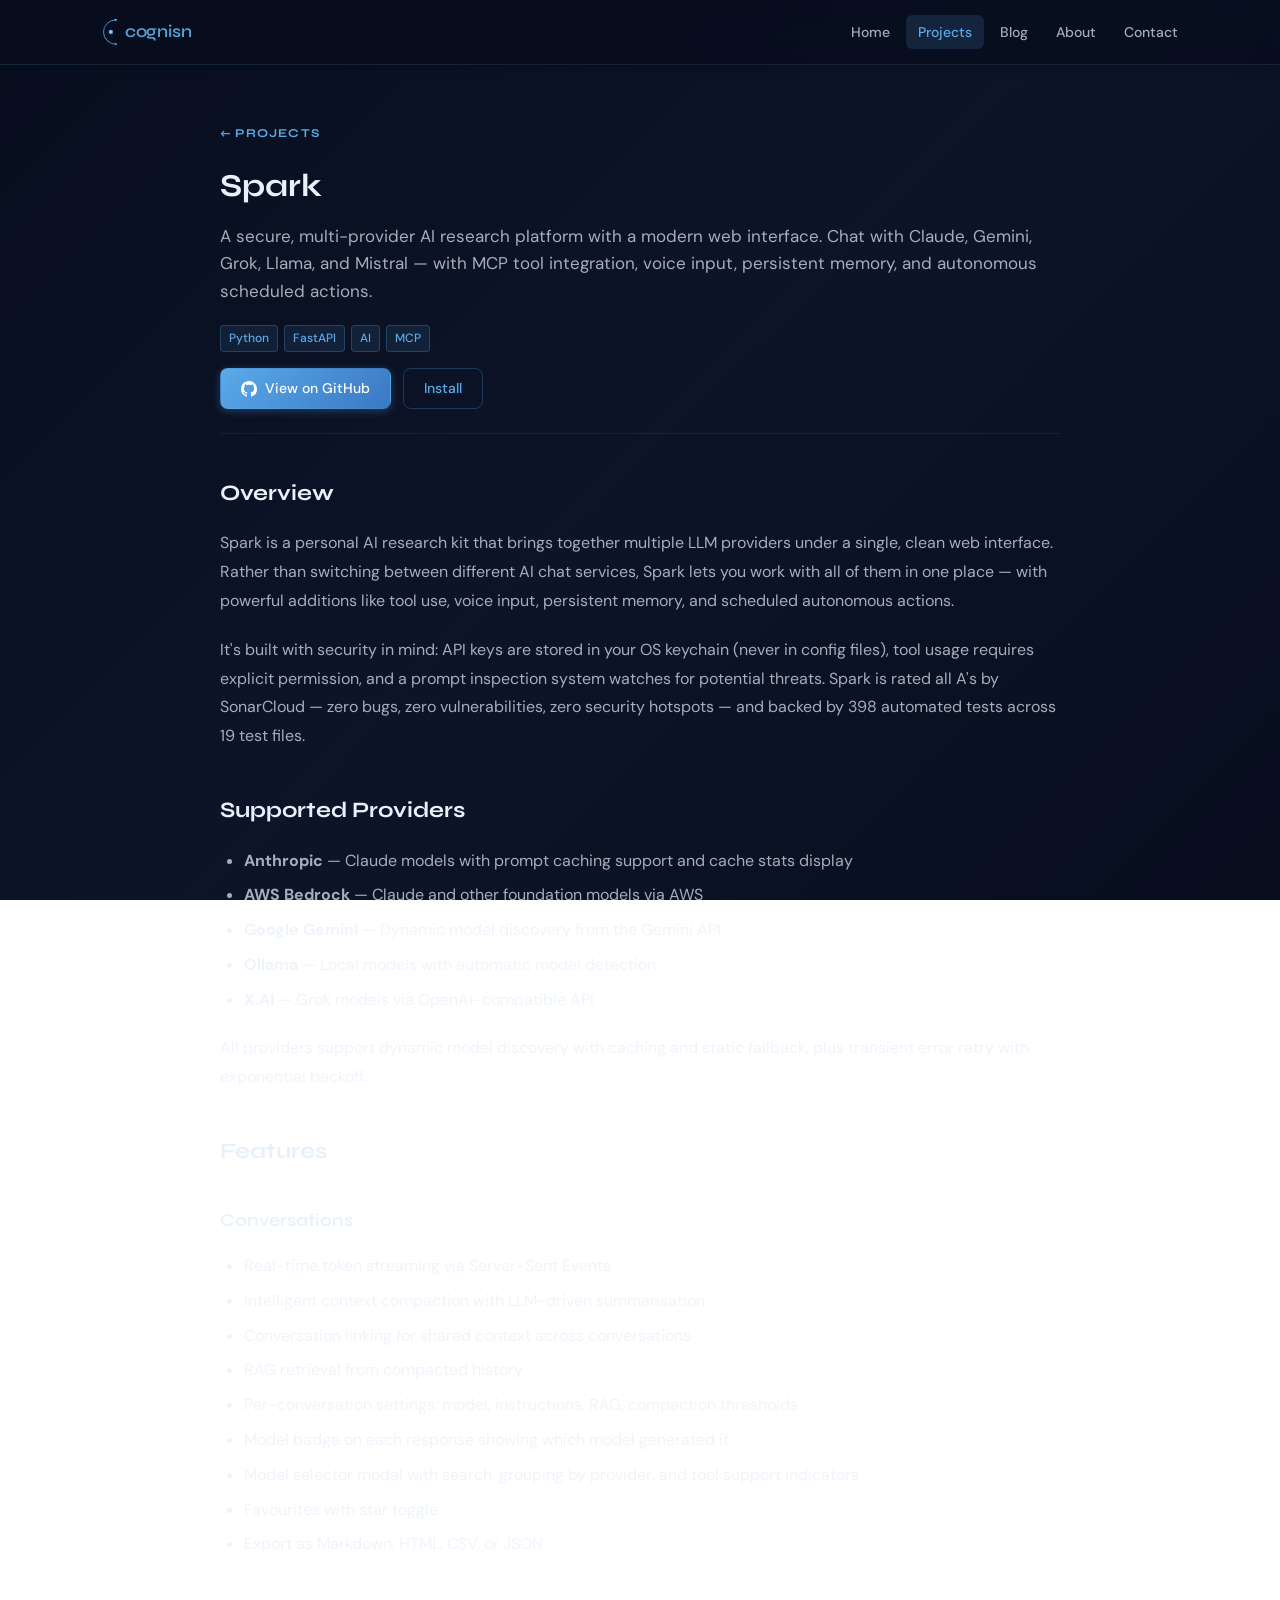
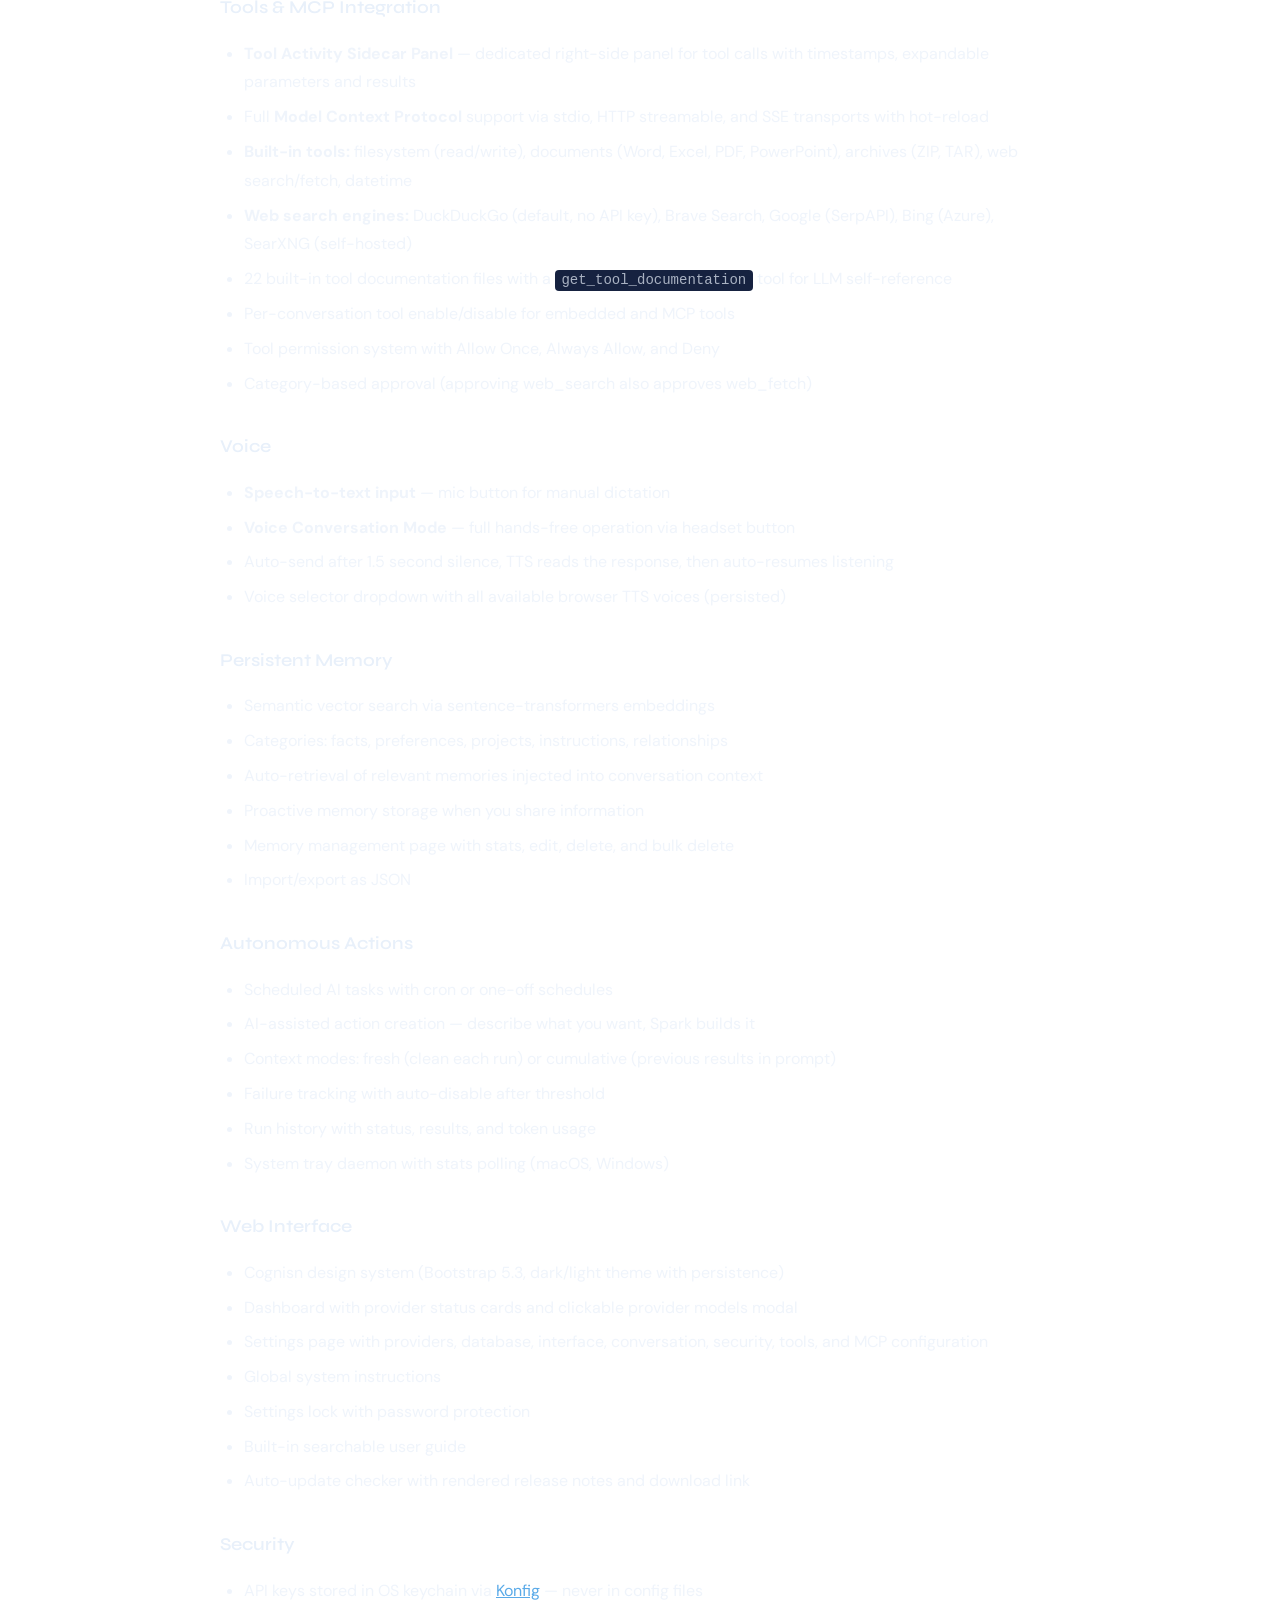
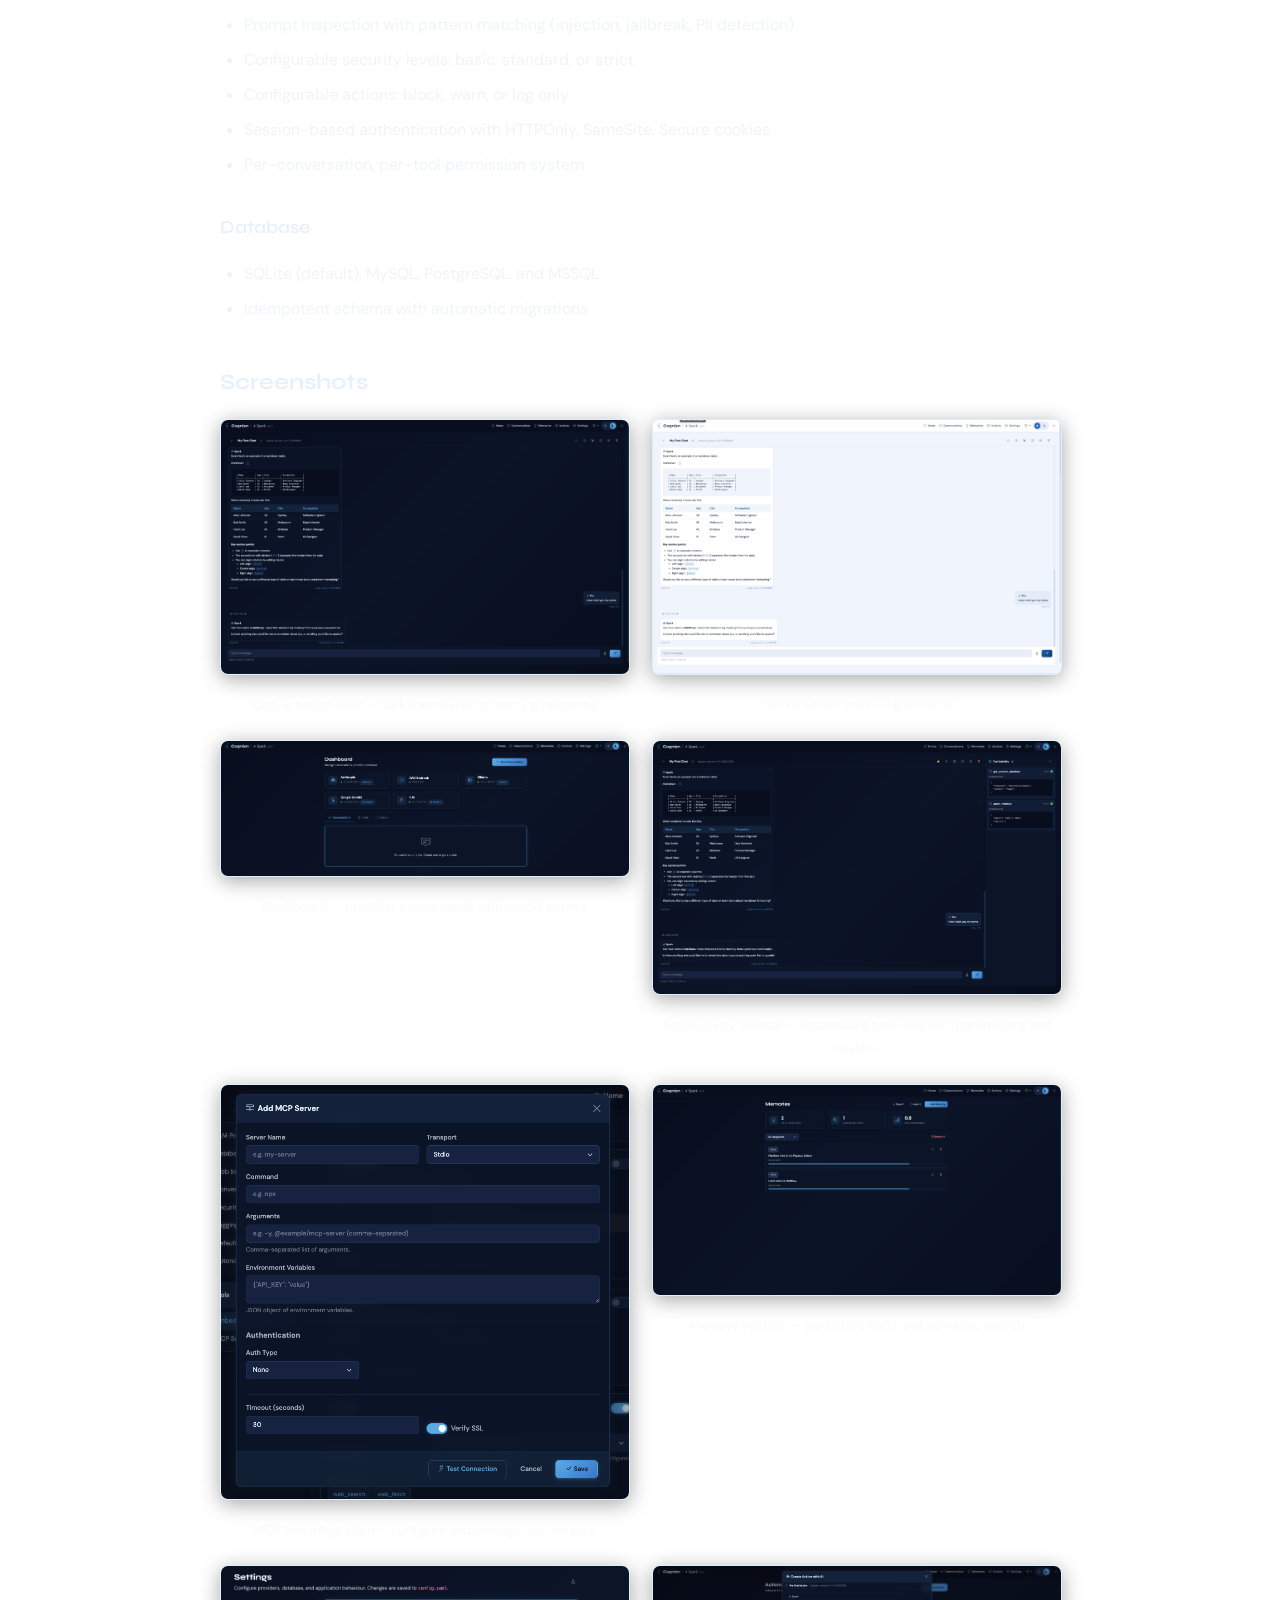
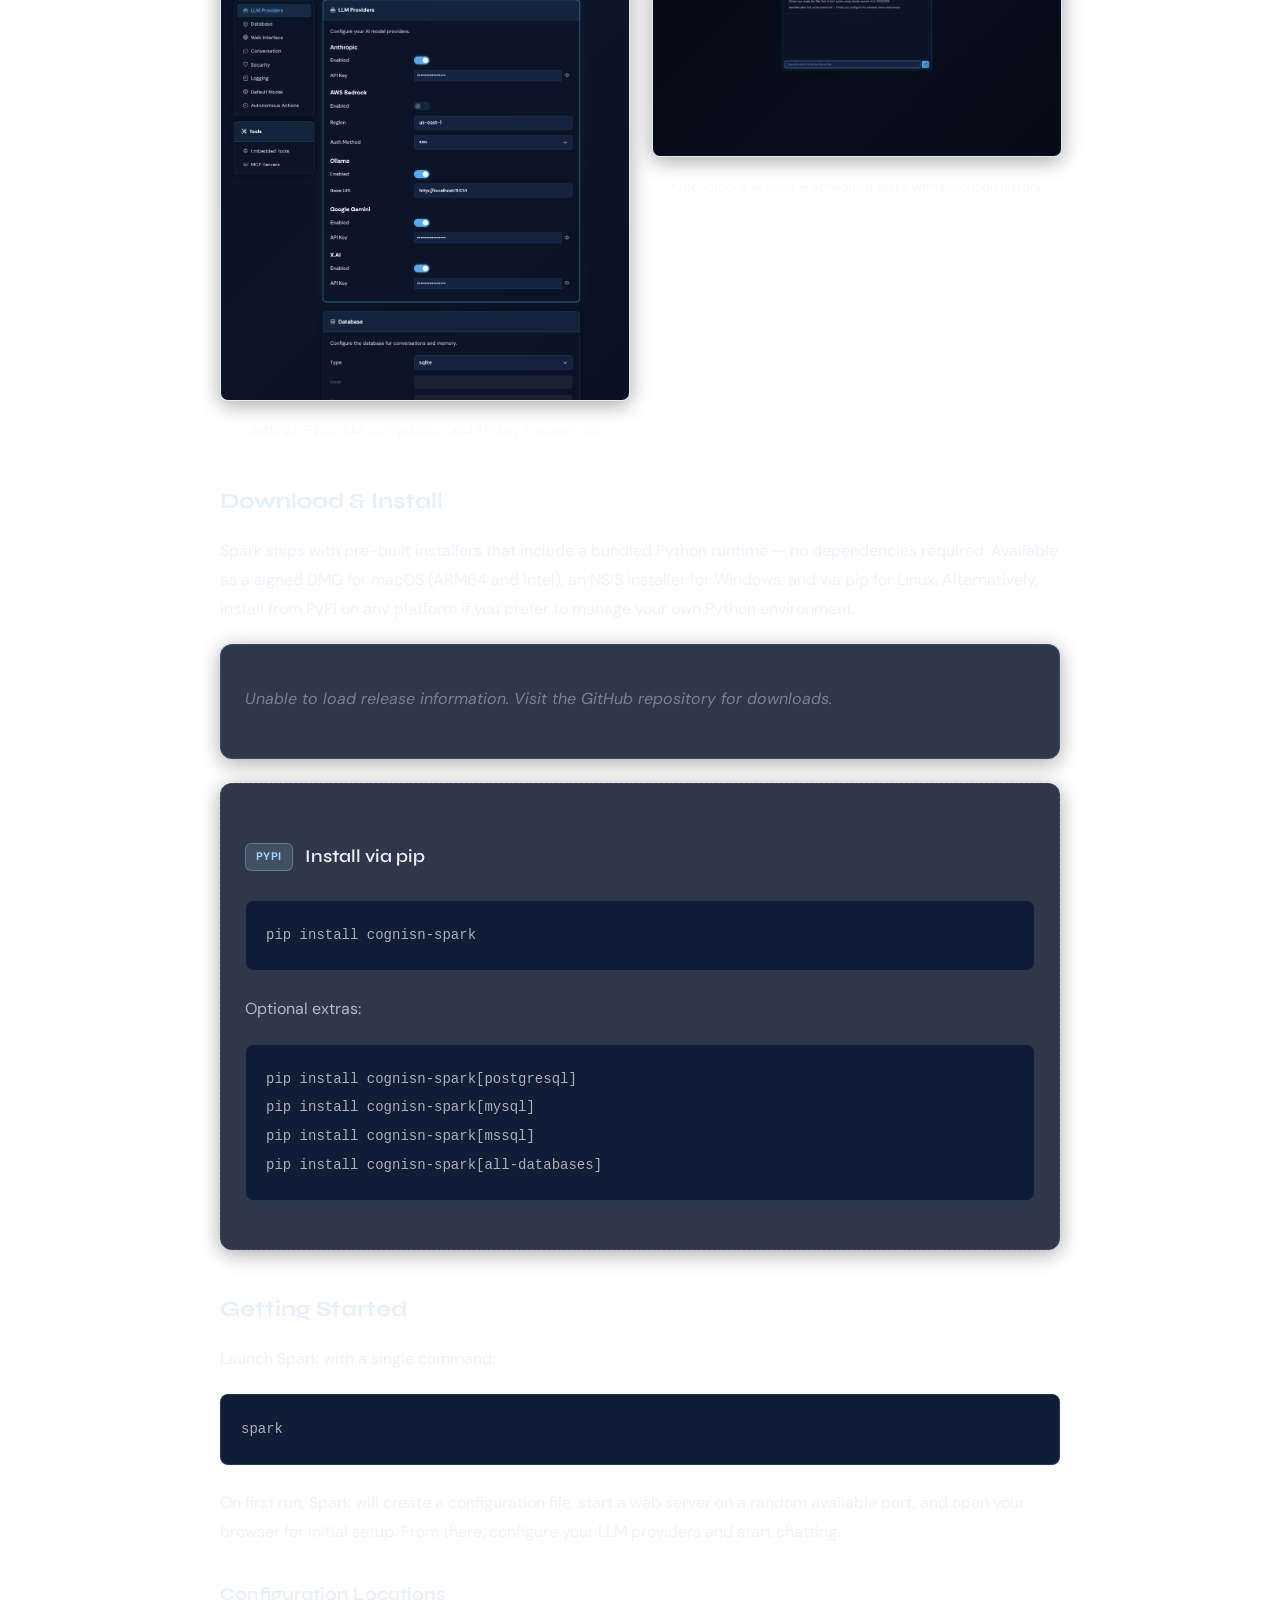
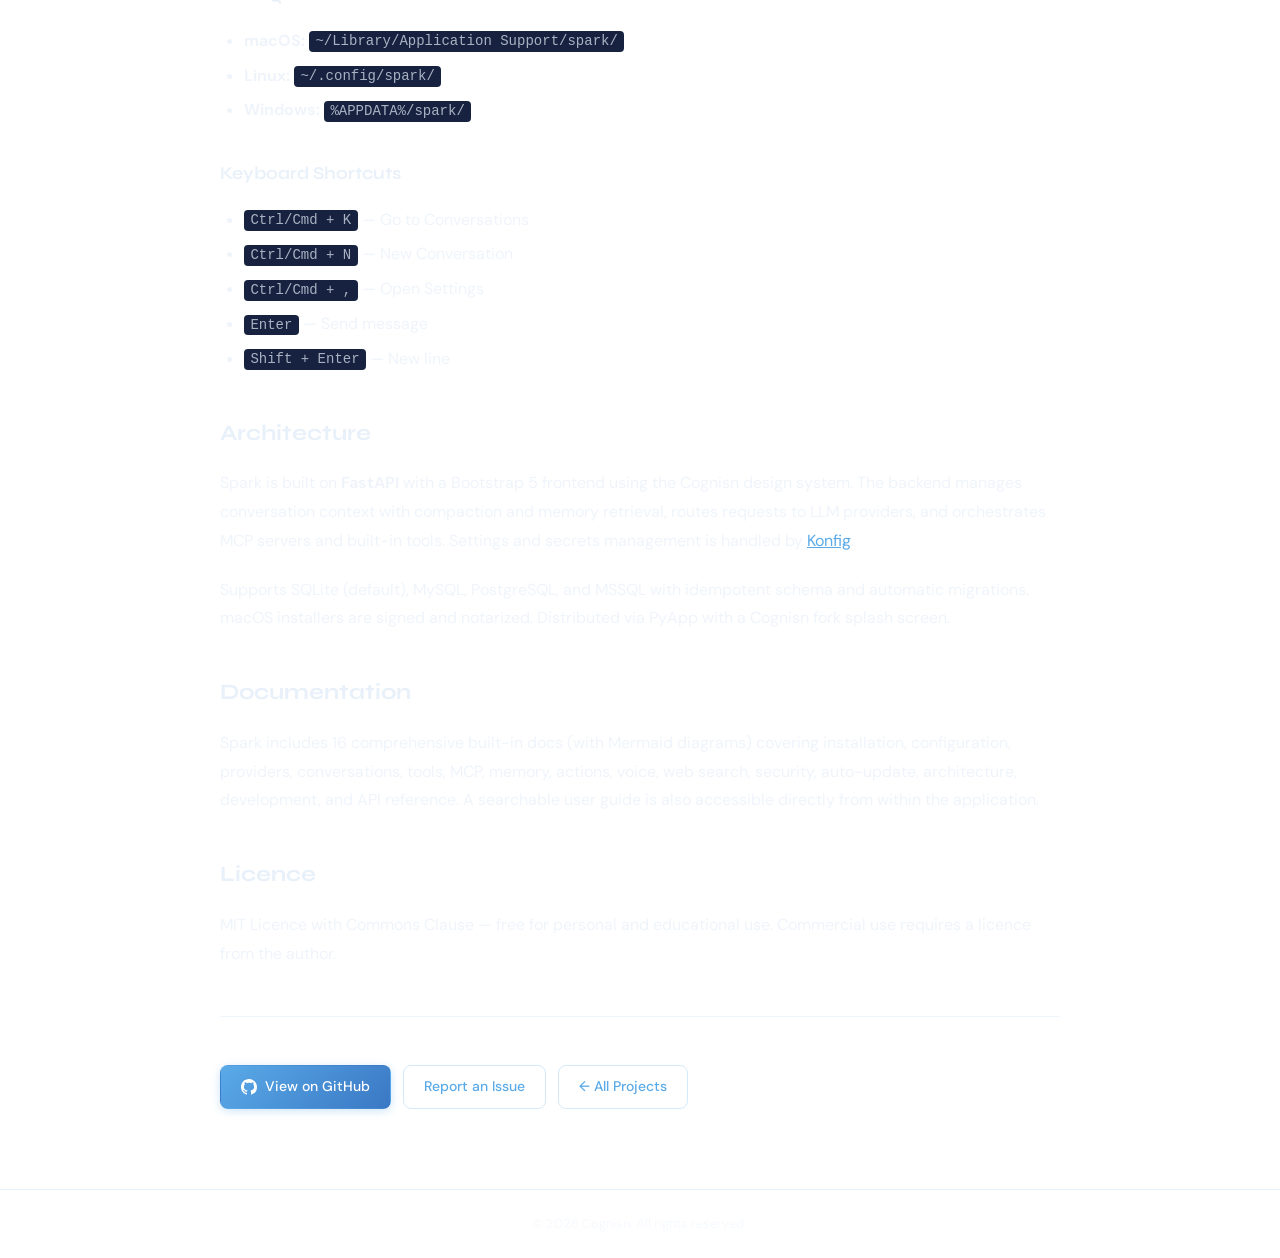
<file: projects/spark.html>
<!DOCTYPE html>
<html lang="en" data-bs-theme="dark">
<head>
    <meta charset="UTF-8">
    <meta name="viewport" content="width=device-width, initial-scale=1.0">
    <title>Spark — Cognisn</title>
    <meta name="description" content="Spark — A secure, multi-provider AI research platform with MCP tool integration, persistent memory, and autonomous scheduled actions.">
    <link rel="canonical" href="https://cognisn.com/projects/spark.html">

    <meta property="og:title" content="Spark — Cognisn">
    <meta property="og:description" content="A secure, multi-provider AI research platform with MCP tool integration, persistent memory, and autonomous scheduled actions.">
    <meta property="og:type" content="website">
    <meta property="og:url" content="https://cognisn.com/projects/spark.html">
    <meta property="og:locale" content="en_AU">
    <meta property="og:site_name" content="Cognisn">
    <meta property="og:image" content="https://cognisn.com/images/og-card.png">

    <meta name="twitter:card" content="summary_large_image">
    <meta name="twitter:title" content="Spark — Cognisn">
    <meta name="twitter:description" content="A secure, multi-provider AI research platform with MCP tool integration, persistent memory, and autonomous scheduled actions.">
    <meta name="twitter:image" content="https://cognisn.com/images/og-card.png">

    <script type="application/ld+json">
    {
      "@context": "https://schema.org",
      "@type": "SoftwareApplication",
      "name": "Spark",
      "description": "A secure, multi-provider AI research platform with MCP tool integration, persistent memory, and autonomous scheduled actions.",
      "url": "https://cognisn.com/projects/spark.html",
      "applicationCategory": "DeveloperApplication",
      "operatingSystem": "Cross-platform",
      "offers": {
        "@type": "Offer",
        "price": "0",
        "priceCurrency": "USD"
      },
      "author": {
        "@type": "Organization",
        "name": "Cognisn",
        "url": "https://cognisn.com"
      },
      "codeRepository": "https://github.com/Cognisn/spark",
      "programmingLanguage": "Python",
      "license": "https://opensource.org/licenses/MIT"
    }
    </script>

    <link rel="preconnect" href="https://fonts.googleapis.com">
    <link rel="preconnect" href="https://fonts.gstatic.com" crossorigin>
    <link href="https://fonts.googleapis.com/css2?family=Syne:wght@400;600;700;800&family=DM+Sans:wght@300;400;500&display=swap" rel="stylesheet">

    <link rel="icon" type="image/svg+xml" href="data:image/svg+xml,%3Csvg xmlns='http://www.w3.org/2000/svg' viewBox='0 0 130 130'%3E%3Crect width='130' height='130' rx='28' fill='%23080e1e'/%3E%3Cdefs%3E%3ClinearGradient id='a' x1='0' y1='0' x2='1' y2='1'%3E%3Cstop offset='0%25' stop-color='%233a78c4'/%3E%3Cstop offset='50%25' stop-color='%235aaae8'/%3E%3Cstop offset='100%25' stop-color='%233a78c4'/%3E%3C/linearGradient%3E%3CradialGradient id='b' cx='40%25' cy='35%25' r='60%25'%3E%3Cstop offset='0%25' stop-color='%237ac0f8'/%3E%3Cstop offset='100%25' stop-color='%234a90d8'/%3E%3C/radialGradient%3E%3C/defs%3E%3Cg transform='translate(65,65)'%3E%3Cpath d='M32-48A48 48 0 1 0 32 48' stroke='url(%23a)' stroke-width='4' fill='none' stroke-linecap='round'/%3E%3Ccircle cx='32' cy='-48' r='5' fill='%236ab8f0'/%3E%3Ccircle cx='32' cy='48' r='5' fill='%235aaae8' opacity='.85'/%3E%3Ccircle cx='12' cy='0' r='9' fill='url(%23b)'/%3E%3Ccircle cx='12' cy='0' r='4.5' fill='%23a0d8ff' opacity='.9'/%3E%3C/g%3E%3C/svg%3E">

    <link rel="stylesheet" href="../css/theme.css">
    <link rel="stylesheet" href="../css/site.css">
</head>
<body>

    <nav class="site-nav">
        <div class="container">
            <a href="/" class="site-nav__brand">
                <svg width="110" height="28" viewBox="0 0 440 110" fill="none" xmlns="http://www.w3.org/2000/svg">
                    <defs>
                        <linearGradient id="arc-n" x1="0" y1="0" x2="1" y2="1">
                            <stop offset="0%" stop-color="#3a78c4"/>
                            <stop offset="50%" stop-color="#5aaae8"/>
                            <stop offset="100%" stop-color="#3a78c4"/>
                        </linearGradient>
                        <radialGradient id="dot-n" cx="40%" cy="35%" r="60%">
                            <stop offset="0%" stop-color="#7ac0f8"/>
                            <stop offset="100%" stop-color="#4a90d8"/>
                        </radialGradient>
                    </defs>
                    <g transform="translate(55,55)">
                        <line x1="-55" y1="0" x2="-36" y2="0" stroke="#4a8abf" stroke-width="0.7" opacity="0.3"/>
                        <line x1="36" y1="0" x2="80" y2="0" stroke="#4a8abf" stroke-width="0.7" opacity="0.15"/>
                        <line x1="0" y1="0" x2="26" y2="-33" stroke="#4a8abf" stroke-width="0.7" opacity="0.22"/>
                        <line x1="0" y1="0" x2="26" y2="33" stroke="#4a8abf" stroke-width="0.7" opacity="0.22"/>
                        <path d="M25 -38 A38 38 0 1 0 25 38" stroke="url(#arc-n)" stroke-width="3" fill="none" stroke-linecap="round"/>
                        <circle cx="25" cy="-38" r="3.5" fill="#6ab8f0"/>
                        <circle cx="25" cy="38" r="3.5" fill="#5aaae8" opacity="0.85"/>
                        <circle cx="10" cy="0" r="7" fill="url(#dot-n)"/>
                        <circle cx="10" cy="0" r="3.5" fill="#a0d8ff" opacity="0.9"/>
                    </g>
                    <text x="108" y="70" font-family="'Syne', sans-serif" font-weight="600" font-size="54" fill="#5a9fd4" letter-spacing="-0.5">cognisn</text>
                </svg>
            </a>
            <button class="site-nav__toggle" aria-label="Toggle navigation">&#9776;</button>
            <ul class="site-nav__links">
                <li><a href="/">Home</a></li>
                <li><a href="/projects.html" class="active">Projects</a></li>
                <li><a href="/blog/">Blog</a></li>
                <li><a href="/about.html">About</a></li>
                <li><a href="/contact.html">Contact</a></li>
            </ul>
        </div>
    </nav>

    <main>
        <div class="article" style="max-width: 840px;">
            <!-- Project Header -->
            <div class="article__header">
                <p class="section-label"><a href="/projects.html" style="color: inherit; text-decoration: none;">&larr; Projects</a></p>
                <h1 class="article__title">Spark</h1>
                <p style="font-size: 1.0625rem; color: var(--app-text-secondary); margin-bottom: 1.25rem;">A secure, multi-provider AI research platform with a modern web interface. Chat with Claude, Gemini, Grok, Llama, and Mistral — with MCP tool integration, voice input, persistent memory, and autonomous scheduled actions.</p>
                <div class="card__tags" style="margin-bottom: 1rem;">
                    <span class="tag">Python</span>
                    <span class="tag">FastAPI</span>
                    <span class="tag">AI</span>
                    <span class="tag">MCP</span>
                </div>
                <div style="display: flex; gap: 0.75rem; flex-wrap: wrap;">
                    <a href="https://github.com/Cognisn/spark" target="_blank" rel="noopener" class="btn btn-primary">
                        <svg width="16" height="16" viewBox="0 0 24 24" fill="currentColor"><path d="M12 0C5.37 0 0 5.37 0 12c0 5.31 3.435 9.795 8.205 11.385.6.105.825-.255.825-.57 0-.285-.015-1.23-.015-2.235-3.015.555-3.795-.735-4.035-1.41-.135-.345-.72-1.41-1.23-1.695-.42-.225-1.02-.78-.015-.795.945-.015 1.62.87 1.845 1.23 1.08 1.815 2.805 1.305 3.495.99.105-.78.42-1.305.765-1.605-2.67-.3-5.46-1.335-5.46-5.925 0-1.305.465-2.385 1.23-3.225-.12-.3-.54-1.53.12-3.18 0 0 1.005-.315 3.3 1.23.96-.27 1.98-.405 3-.405s2.04.135 3 .405c2.295-1.56 3.3-1.23 3.3-1.23.66 1.65.24 2.88.12 3.18.765.84 1.23 1.905 1.23 3.225 0 4.605-2.805 5.625-5.475 5.925.435.375.81 1.095.81 2.22 0 1.605-.015 2.895-.015 3.3 0 .315.225.69.825.57A12.02 12.02 0 0024 12c0-6.63-5.37-12-12-12z"/></svg>
                        View on GitHub
                    </a>
                    <a href="#installation" class="btn btn-outline">Install</a>
                </div>
            </div>

            <!-- Content -->
            <div class="article__body">

                <h2>Overview</h2>
                <p>Spark is a personal AI research kit that brings together multiple LLM providers under a single, clean web interface. Rather than switching between different AI chat services, Spark lets you work with all of them in one place — with powerful additions like tool use, voice input, persistent memory, and scheduled autonomous actions.</p>
                <p>It's built with security in mind: API keys are stored in your OS keychain (never in config files), tool usage requires explicit permission, and a prompt inspection system watches for potential threats. Spark is rated all A's by SonarCloud — zero bugs, zero vulnerabilities, zero security hotspots — and backed by 398 automated tests across 19 test files.</p>

                <h2>Supported Providers</h2>
                <ul>
                    <li><strong>Anthropic</strong> — Claude models with prompt caching support and cache stats display</li>
                    <li><strong>AWS Bedrock</strong> — Claude and other foundation models via AWS</li>
                    <li><strong>Google Gemini</strong> — Dynamic model discovery from the Gemini API</li>
                    <li><strong>Ollama</strong> — Local models with automatic model detection</li>
                    <li><strong>X.AI</strong> — Grok models via OpenAI-compatible API</li>
                </ul>
                <p>All providers support dynamic model discovery with caching and static fallback, plus transient error retry with exponential backoff.</p>

                <h2>Features</h2>

                <h3>Conversations</h3>
                <ul>
                    <li>Real-time token streaming via Server-Sent Events</li>
                    <li>Intelligent context compaction with LLM-driven summarisation</li>
                    <li>Conversation linking for shared context across conversations</li>
                    <li>RAG retrieval from compacted history</li>
                    <li>Per-conversation settings: model, instructions, RAG, compaction thresholds</li>
                    <li>Model badge on each response showing which model generated it</li>
                    <li>Model selector modal with search, grouping by provider, and tool support indicators</li>
                    <li>Favourites with star toggle</li>
                    <li>Export as Markdown, HTML, CSV, or JSON</li>
                </ul>

                <h3>Tools &amp; MCP Integration</h3>
                <ul>
                    <li><strong>Tool Activity Sidecar Panel</strong> — dedicated right-side panel for tool calls with timestamps, expandable parameters and results</li>
                    <li>Full <strong>Model Context Protocol</strong> support via stdio, HTTP streamable, and SSE transports with hot-reload</li>
                    <li><strong>Built-in tools:</strong> filesystem (read/write), documents (Word, Excel, PDF, PowerPoint), archives (ZIP, TAR), web search/fetch, datetime</li>
                    <li><strong>Web search engines:</strong> DuckDuckGo (default, no API key), Brave Search, Google (SerpAPI), Bing (Azure), SearXNG (self-hosted)</li>
                    <li>22 built-in tool documentation files with a <code>get_tool_documentation</code> tool for LLM self-reference</li>
                    <li>Per-conversation tool enable/disable for embedded and MCP tools</li>
                    <li>Tool permission system with Allow Once, Always Allow, and Deny</li>
                    <li>Category-based approval (approving web_search also approves web_fetch)</li>
                </ul>

                <h3>Voice</h3>
                <ul>
                    <li><strong>Speech-to-text input</strong> — mic button for manual dictation</li>
                    <li><strong>Voice Conversation Mode</strong> — full hands-free operation via headset button</li>
                    <li>Auto-send after 1.5 second silence, TTS reads the response, then auto-resumes listening</li>
                    <li>Voice selector dropdown with all available browser TTS voices (persisted)</li>
                </ul>

                <h3>Persistent Memory</h3>
                <ul>
                    <li>Semantic vector search via sentence-transformers embeddings</li>
                    <li>Categories: facts, preferences, projects, instructions, relationships</li>
                    <li>Auto-retrieval of relevant memories injected into conversation context</li>
                    <li>Proactive memory storage when you share information</li>
                    <li>Memory management page with stats, edit, delete, and bulk delete</li>
                    <li>Import/export as JSON</li>
                </ul>

                <h3>Autonomous Actions</h3>
                <ul>
                    <li>Scheduled AI tasks with cron or one-off schedules</li>
                    <li>AI-assisted action creation — describe what you want, Spark builds it</li>
                    <li>Context modes: fresh (clean each run) or cumulative (previous results in prompt)</li>
                    <li>Failure tracking with auto-disable after threshold</li>
                    <li>Run history with status, results, and token usage</li>
                    <li>System tray daemon with stats polling (macOS, Windows)</li>
                </ul>

                <h3>Web Interface</h3>
                <ul>
                    <li>Cognisn design system (Bootstrap 5.3, dark/light theme with persistence)</li>
                    <li>Dashboard with provider status cards and clickable provider models modal</li>
                    <li>Settings page with providers, database, interface, conversation, security, tools, and MCP configuration</li>
                    <li>Global system instructions</li>
                    <li>Settings lock with password protection</li>
                    <li>Built-in searchable user guide</li>
                    <li>Auto-update checker with rendered release notes and download link</li>
                </ul>

                <h3>Security</h3>
                <ul>
                    <li>API keys stored in OS keychain via <a href="/projects/konfig.html">Konfig</a> — never in config files</li>
                    <li>Prompt inspection with pattern matching (injection, jailbreak, PII detection)</li>
                    <li>Configurable security levels: basic, standard, or strict</li>
                    <li>Configurable actions: block, warn, or log only</li>
                    <li>Session-based authentication with HTTPOnly, SameSite, Secure cookies</li>
                    <li>Per-conversation, per-tool permission system</li>
                </ul>

                <h3>Database</h3>
                <ul>
                    <li>SQLite (default), MySQL, PostgreSQL, and MSSQL</li>
                    <li>Idempotent schema with automatic migrations</li>
                </ul>

                <!-- Screenshots -->
                <h2>Screenshots</h2>
                <div class="screenshot-grid">
                    <!-- Replace src with actual screenshots from Spark -->
                    <figure class="screenshot">
                        <img src="/images/spark/conversation-dark.png" alt="Spark conversation interface in dark mode">
                        <figcaption>Conversation view — dark theme with streaming response</figcaption>
                    </figure>
                    <figure class="screenshot">
                        <img src="/images/spark/conversation-light.png" alt="Spark conversation interface in light mode">
                        <figcaption>Conversation view — light theme</figcaption>
                    </figure>
                    <figure class="screenshot">
                        <img src="/images/spark/dashboard.png" alt="Spark dashboard with provider status">
                        <figcaption>Dashboard — provider status cards with model counts</figcaption>
                    </figure>
                    <figure class="screenshot">
                        <img src="/images/spark/tool-sidecar.png" alt="Tool activity sidecar panel">
                        <figcaption>Tool Activity Sidecar — expandable tool calls with parameters and results</figcaption>
                    </figure>
                    <figure class="screenshot">
                        <img src="/images/spark/tools-mcp.png" alt="MCP tool integration panel">
                        <figcaption>MCP tool integration — configure and manage tool servers</figcaption>
                    </figure>
                    <figure class="screenshot">
                        <img src="/images/spark/memory.png" alt="Persistent memory interface">
                        <figcaption>Memory system — persistent facts and semantic search</figcaption>
                    </figure>
                    <figure class="screenshot">
                        <img src="/images/spark/settings.png" alt="Settings and provider configuration">
                        <figcaption>Settings — provider configuration and API key management</figcaption>
                    </figure>
                    <figure class="screenshot">
                        <img src="/images/spark/actions.png" alt="Autonomous scheduled actions">
                        <figcaption>Autonomous actions — scheduled tasks with execution history</figcaption>
                    </figure>
                </div>

                <h2 id="installation">Download &amp; Install</h2>

                <p>Spark ships with pre-built installers that include a bundled Python runtime — no dependencies required. Available as a signed DMG for macOS (ARM64 and Intel), an NSIS installer for Windows, and via pip for Linux. Alternatively, install from PyPI on any platform if you prefer to manage your own Python environment.</p>

                <!-- Dynamic releases widget — populated by CognisReleases -->
                <div id="spark-releases"></div>

                <h2>Getting Started</h2>

                <p>Launch Spark with a single command:</p>

                <pre><code>spark</code></pre>

                <p>On first run, Spark will create a configuration file, start a web server on a random available port, and open your browser for initial setup. From there, configure your LLM providers and start chatting.</p>

                <h3>Configuration Locations</h3>
                <ul>
                    <li><strong>macOS:</strong> <code>~/Library/Application Support/spark/</code></li>
                    <li><strong>Linux:</strong> <code>~/.config/spark/</code></li>
                    <li><strong>Windows:</strong> <code>%APPDATA%/spark/</code></li>
                </ul>

                <h3>Keyboard Shortcuts</h3>
                <ul>
                    <li><code>Ctrl/Cmd + K</code> — Go to Conversations</li>
                    <li><code>Ctrl/Cmd + N</code> — New Conversation</li>
                    <li><code>Ctrl/Cmd + ,</code> — Open Settings</li>
                    <li><code>Enter</code> — Send message</li>
                    <li><code>Shift + Enter</code> — New line</li>
                </ul>

                <h2>Architecture</h2>
                <p>Spark is built on <strong>FastAPI</strong> with a Bootstrap 5 frontend using the Cognisn design system. The backend manages conversation context with compaction and memory retrieval, routes requests to LLM providers, and orchestrates MCP servers and built-in tools. Settings and secrets management is handled by <a href="/projects/konfig.html">Konfig</a>.</p>
                <p>Supports SQLite (default), MySQL, PostgreSQL, and MSSQL with idempotent schema and automatic migrations. macOS installers are signed and notarized. Distributed via PyApp with a Cognisn fork splash screen.</p>

                <h2>Documentation</h2>
                <p>Spark includes 16 comprehensive built-in docs (with Mermaid diagrams) covering installation, configuration, providers, conversations, tools, MCP, memory, actions, voice, web search, security, auto-update, architecture, development, and API reference. A searchable user guide is also accessible directly from within the application.</p>

                <h2>Licence</h2>
                <p>MIT Licence with Commons Clause — free for personal and educational use. Commercial use requires a licence from the author.</p>

                <hr>

                <div style="display: flex; gap: 0.75rem; flex-wrap: wrap;">
                    <a href="https://github.com/Cognisn/spark" target="_blank" rel="noopener" class="btn btn-primary">
                        <svg width="16" height="16" viewBox="0 0 24 24" fill="currentColor"><path d="M12 0C5.37 0 0 5.37 0 12c0 5.31 3.435 9.795 8.205 11.385.6.105.825-.255.825-.57 0-.285-.015-1.23-.015-2.235-3.015.555-3.795-.735-4.035-1.41-.135-.345-.72-1.41-1.23-1.695-.42-.225-1.02-.78-.015-.795.945-.015 1.62.87 1.845 1.23 1.08 1.815 2.805 1.305 3.495.99.105-.78.42-1.305.765-1.605-2.67-.3-5.46-1.335-5.46-5.925 0-1.305.465-2.385 1.23-3.225-.12-.3-.54-1.53.12-3.18 0 0 1.005-.315 3.3 1.23.96-.27 1.98-.405 3-.405s2.04.135 3 .405c2.295-1.56 3.3-1.23 3.3-1.23.66 1.65.24 2.88.12 3.18.765.84 1.23 1.905 1.23 3.225 0 4.605-2.805 5.625-5.475 5.925.435.375.81 1.095.81 2.22 0 1.605-.015 2.895-.015 3.3 0 .315.225.69.825.57A12.02 12.02 0 0024 12c0-6.63-5.37-12-12-12z"/></svg>
                        View on GitHub
                    </a>
                    <a href="https://github.com/Cognisn/spark/issues" target="_blank" rel="noopener" class="btn btn-outline">Report an Issue</a>
                    <a href="/projects.html" class="btn btn-outline">&larr; All Projects</a>
                </div>
            </div>
        </div>
    </main>

    <footer class="site-footer">
        <div class="container">
            &copy; 2026 Cognisn. All rights reserved.
        </div>
    </footer>

    <script src="../js/site.js"></script>
    <script src="../js/lightbox.js"></script>
    <script src="../js/releases.js"></script>
    <script>
        CognisReleases.init({
            repo: 'Cognisn/spark',
            container: '#spark-releases',
            pypi: 'cognisn-spark',
            pypiExtras: ['postgresql', 'mysql', 'mssql', 'all-databases'],
            platforms: [
                { label: 'macOS (Apple Silicon)', os: 'macos', arch: 'arm64',  format: 'dmg',      icon: 'apple' },
                { label: 'macOS (Intel)',         os: 'macos', arch: 'x86_64', format: 'dmg',      icon: 'apple' },
                { label: 'Windows',               os: 'windows', arch: 'x86_64', format: 'exe',    icon: 'windows' },
                { label: 'Linux (x86_64)',        os: 'linux', arch: 'x86_64', format: 'AppImage', icon: 'linux' },
                { label: 'Linux (ARM64)',         os: 'linux', arch: 'arm64',  format: 'bin',      icon: 'linux' }
            ]
        });
    </script>
</body>
</html>
</file>
<file: css/theme.css>
/* ==========================================================================
   Cognisn Theme — Navy / Azure Blue / Cyan
   Drop this file into css/theme.css to activate
   ========================================================================== */

/* --------------------------------------------------------------------------
   Custom Fonts
   -------------------------------------------------------------------------- */

@font-face {
    font-family: 'Nesobrite';
    src: url('../fonts/Nesobrite-Regular.woff2') format('woff2'),
         url('../fonts/Nesobrite-Regular.woff') format('woff'),
         url('../fonts/Nesobrite-Regular.ttf') format('truetype');
    font-weight: 400;
    font-style: normal;
    font-display: swap;
}


/* --------------------------------------------------------------------------
   Dark Mode (Default)
   -------------------------------------------------------------------------- */

:root,
[data-bs-theme="dark"] {
    /* Fonts */
    --app-font-body: 'DM Sans', 'Inter', -apple-system, BlinkMacSystemFont, 'Segoe UI', Roboto, sans-serif;
    --app-font-heading: 'Syne', sans-serif;
    --app-font-brand: 'Syne', sans-serif;
    --app-font-product: 'Nesobrite', 'DM Sans', sans-serif;

    /* Core palette */
    --app-bg-deep: #080e1e;
    --app-bg-primary: #0c1428;
    --app-bg-secondary: #111c35;
    --app-bg-tertiary: #162240;
    --app-bg-elevated: rgba(12, 20, 40, 0.85);

    /* Body background */
    --app-body-bg: linear-gradient(135deg, #080e1e 0%, #0c1428 50%, #080e1e 100%);

    /* Accent: Azure Blue */
    --app-accent: #5aaae8;
    --app-accent-light: #7ac0f8;
    --app-accent-dark: #3a78c4;
    --app-accent-glow: rgba(90, 170, 232, 0.3);
    --app-accent-subtle: rgba(90, 170, 232, 0.1);
    --app-accent-border: rgba(90, 170, 232, 0.25);

    /* Text */
    --app-text-primary: #e8f0fa;
    --app-text-secondary: rgba(232, 240, 250, 0.7);
    --app-text-muted: rgba(232, 240, 250, 0.4);
    --app-text-on-accent: #080e1e;

    /* Borders & Surfaces */
    --app-border: rgba(90, 170, 232, 0.1);
    --app-border-strong: rgba(90, 170, 232, 0.2);
    --app-card-bg: rgba(12, 20, 40, 0.85);
    --app-card-border: rgba(90, 170, 232, 0.2);
    --app-hover-bg: rgba(90, 170, 232, 0.08);
    --app-active-bg: rgba(90, 170, 232, 0.15);

    /* Navigation */
    --app-nav-bg: rgba(8, 14, 30, 0.95);
    --app-nav-border: rgba(90, 170, 232, 0.15);
    --app-sidebar-bg: #080e1e;
    --app-sidebar-width: 260px;
    --app-navbar-height: 64px;

    /* Semantic colours */
    --app-success: #48bb78;
    --app-success-bg: rgba(72, 187, 120, 0.15);
    --app-success-border: rgba(72, 187, 120, 0.3);

    --app-warning: #ecc94b;
    --app-warning-bg: rgba(236, 201, 75, 0.15);
    --app-warning-border: rgba(236, 201, 75, 0.3);

    --app-danger: #fc8181;
    --app-danger-bg: rgba(252, 129, 129, 0.15);
    --app-danger-border: rgba(252, 129, 129, 0.3);

    --app-info: #a0d8ff;
    --app-info-bg: rgba(160, 216, 255, 0.15);
    --app-info-border: rgba(160, 216, 255, 0.3);

    /* Scrollbar */
    --app-scrollbar-track: rgba(0, 0, 0, 0.15);
    --app-scrollbar-thumb: rgba(90, 170, 232, 0.2);
    --app-scrollbar-thumb-hover: rgba(90, 170, 232, 0.35);

    /* Shadows */
    --app-shadow-sm: 0 2px 8px rgba(0, 0, 0, 0.3);
    --app-shadow: 0 4px 20px rgba(0, 0, 0, 0.35);
    --app-shadow-lg: 0 8px 40px rgba(0, 0, 0, 0.45);
    --app-shadow-glow: 0 0 20px rgba(90, 170, 232, 0.15);

    /* Chart colours */
    --app-chart-1: #5aaae8;
    --app-chart-2: #48bb78;
    --app-chart-3: #ecc94b;
    --app-chart-4: #fc8181;
    --app-chart-5: #b794f4;
    --app-chart-6: #7ac0f8;
    --app-chart-grid: rgba(90, 170, 232, 0.08);
    --app-chart-text: rgba(232, 240, 250, 0.55);

    /* Transitions */
    --app-transition: all 0.3s ease;
    --app-transition-fast: all 0.15s ease;

    /* Loading overlay */
    --app-loading-overlay: rgba(8, 14, 30, 0.8);

    /* Accordion arrow filter — dark mode (invert to white) */
    --app-accordion-arrow: brightness(0) saturate(100%) invert(1) opacity(0.5);
    --app-accordion-arrow-active: brightness(0) saturate(100%) invert(62%) sepia(60%) saturate(500%) hue-rotate(183deg) brightness(95%) contrast(90%);
}


/* --------------------------------------------------------------------------
   Light Mode
   -------------------------------------------------------------------------- */

[data-bs-theme="light"] {
    /* Core palette */
    --app-bg-deep: #f0f4fc;
    --app-bg-primary: #ffffff;
    --app-bg-secondary: #f4f7fd;
    --app-bg-tertiary: #e8eef8;
    --app-bg-elevated: rgba(255, 255, 255, 0.95);

    /* Body background */
    --app-body-bg: #f0f4fc;

    /* Accent: Deeper blue for contrast on light */
    --app-accent: #1a5fb4;
    --app-accent-light: #3a78c4;
    --app-accent-dark: #0d3a7a;
    --app-accent-glow: rgba(26, 95, 180, 0.2);
    --app-accent-subtle: rgba(26, 95, 180, 0.06);
    --app-accent-border: rgba(26, 95, 180, 0.2);

    /* Text */
    --app-text-primary: #0c1428;
    --app-text-secondary: rgba(12, 20, 40, 0.7);
    --app-text-muted: rgba(12, 20, 40, 0.4);
    --app-text-on-accent: #ffffff;

    /* Borders & Surfaces */
    --app-border: rgba(26, 95, 180, 0.08);
    --app-border-strong: rgba(26, 95, 180, 0.15);
    --app-card-bg: #ffffff;
    --app-card-border: rgba(26, 95, 180, 0.15);
    --app-hover-bg: rgba(26, 95, 180, 0.05);
    --app-active-bg: rgba(26, 95, 180, 0.1);

    /* Navigation */
    --app-nav-bg: rgba(255, 255, 255, 0.95);
    --app-nav-border: rgba(26, 95, 180, 0.12);
    --app-sidebar-bg: #ffffff;

    /* Semantic colours */
    --app-success: #38a169;
    --app-success-bg: rgba(56, 161, 105, 0.1);
    --app-success-border: rgba(56, 161, 105, 0.25);

    --app-warning: #d69e2e;
    --app-warning-bg: rgba(214, 158, 46, 0.1);
    --app-warning-border: rgba(214, 158, 46, 0.25);

    --app-danger: #e53e3e;
    --app-danger-bg: rgba(229, 62, 62, 0.08);
    --app-danger-border: rgba(229, 62, 62, 0.2);

    --app-info: #1a5fb4;
    --app-info-bg: rgba(26, 95, 180, 0.08);
    --app-info-border: rgba(26, 95, 180, 0.2);

    /* Scrollbar */
    --app-scrollbar-track: rgba(0, 0, 0, 0.03);
    --app-scrollbar-thumb: rgba(26, 95, 180, 0.15);
    --app-scrollbar-thumb-hover: rgba(26, 95, 180, 0.3);

    /* Shadows */
    --app-shadow-sm: 0 1px 4px rgba(0, 0, 0, 0.06);
    --app-shadow: 0 2px 12px rgba(0, 0, 0, 0.08);
    --app-shadow-lg: 0 4px 24px rgba(0, 0, 0, 0.1);
    --app-shadow-glow: 0 0 15px rgba(26, 95, 180, 0.08);

    /* Chart colours */
    --app-chart-1: #1a5fb4;
    --app-chart-2: #38a169;
    --app-chart-3: #d69e2e;
    --app-chart-4: #e53e3e;
    --app-chart-5: #805ad5;
    --app-chart-6: #0d3a7a;
    --app-chart-grid: rgba(0, 0, 0, 0.06);
    --app-chart-text: rgba(12, 20, 40, 0.5);

    /* Loading overlay */
    --app-loading-overlay: rgba(255, 255, 255, 0.8);

    /* Accordion arrow filter — light mode */
    --app-accordion-arrow: brightness(0) saturate(100%);
    --app-accordion-arrow-active: brightness(0) saturate(100%) invert(62%) sepia(60%) saturate(500%) hue-rotate(183deg) brightness(95%) contrast(90%);
}
</file>
<file: css/site.css>
/* ==========================================================================
   Cognisn Website — Site-specific styles
   Built on top of theme.css and base.css design tokens
   ========================================================================== */

/* --------------------------------------------------------------------------
   Layout
   -------------------------------------------------------------------------- */

body {
    background: var(--app-body-bg);
    background-attachment: fixed;
    color: var(--app-text-primary);
    font-family: var(--app-font-body);
    font-size: 0.9375rem;
    line-height: 1.6;
    margin: 0;
    padding: 0;
    min-height: 100vh;
    display: flex;
    flex-direction: column;
}

main {
    flex: 1;
    padding-top: var(--app-navbar-height);
}

.container {
    max-width: 1100px;
    margin: 0 auto;
    padding: 0 1.5rem;
}

section {
    padding: 5rem 0;
}

/* --------------------------------------------------------------------------
   Navbar
   -------------------------------------------------------------------------- */

.site-nav {
    position: fixed;
    top: 0;
    left: 0;
    right: 0;
    z-index: 1030;
    height: var(--app-navbar-height);
    background: var(--app-nav-bg);
    border-bottom: 1px solid var(--app-nav-border);
    backdrop-filter: blur(12px);
    -webkit-backdrop-filter: blur(12px);
    box-shadow: var(--app-shadow-sm);
    display: flex;
    align-items: center;
}

.site-nav .container {
    display: flex;
    align-items: center;
    justify-content: space-between;
    width: 100%;
}

.site-nav__brand {
    display: flex;
    align-items: center;
    gap: 0.625rem;
    text-decoration: none;
    color: var(--app-text-primary);
}

.site-nav__brand svg {
    height: 36px;
    width: auto;
}

.site-nav__brand-name {
    font-family: var(--app-font-brand);
    font-weight: 700;
    font-size: 1.25rem;
    letter-spacing: 0.02em;
}

.site-nav__links {
    display: flex;
    align-items: center;
    gap: 0.25rem;
    list-style: none;
    margin: 0;
    padding: 0;
}

.site-nav__links a {
    color: var(--app-text-secondary);
    text-decoration: none;
    font-weight: 500;
    font-size: 0.875rem;
    padding: 0.5rem 0.75rem;
    border-radius: 0.375rem;
    transition: var(--app-transition-fast);
}

.site-nav__links a:hover {
    color: var(--app-text-primary);
    background: var(--app-hover-bg);
    text-decoration: none;
}

.site-nav__links a.active {
    color: var(--app-accent);
    background: var(--app-active-bg);
}

/* Mobile menu toggle */
.site-nav__toggle {
    display: none;
    background: none;
    border: 1px solid var(--app-border-strong);
    border-radius: 0.375rem;
    color: var(--app-text-primary);
    padding: 0.375rem 0.5rem;
    cursor: pointer;
    font-size: 1.25rem;
    line-height: 1;
}

@media (max-width: 768px) {
    .site-nav__toggle {
        display: block;
    }

    .site-nav__links {
        display: none;
        position: absolute;
        top: var(--app-navbar-height);
        left: 0;
        right: 0;
        flex-direction: column;
        background: var(--app-nav-bg);
        border-bottom: 1px solid var(--app-nav-border);
        backdrop-filter: blur(12px);
        padding: 0.5rem;
        box-shadow: var(--app-shadow);
    }

    .site-nav__links.open {
        display: flex;
    }

    .site-nav__links a {
        padding: 0.75rem 1rem;
        width: 100%;
    }
}

/* --------------------------------------------------------------------------
   Hero Section
   -------------------------------------------------------------------------- */

.hero {
    padding: 8rem 0 5rem;
    text-align: center;
    position: relative;
    overflow: hidden;
}

.hero::before {
    content: '';
    position: absolute;
    inset: 0;
    background: url('../images/hero-bg.svg') center/cover no-repeat;
    pointer-events: none;
    z-index: 0;
}

.hero > .container {
    position: relative;
    z-index: 1;
}

.hero__logo {
    margin-bottom: 2rem;
}

.hero__logo svg {
    width: min(440px, 85vw);
    height: auto;
    filter: drop-shadow(0 0 12px rgba(90, 170, 232, 0.2));
}

.hero__tagline {
    font-family: var(--app-font-heading);
    font-size: clamp(1.25rem, 3vw, 1.75rem);
    font-weight: 600;
    color: var(--app-text-primary);
    margin-bottom: 1rem;
    line-height: 1.3;
}

.hero__subtitle {
    font-size: clamp(0.9375rem, 2vw, 1.0625rem);
    color: var(--app-text-secondary);
    max-width: 600px;
    margin: 0 auto 2.5rem;
}

.hero__actions {
    display: flex;
    gap: 1rem;
    justify-content: center;
    flex-wrap: wrap;
}

/* --------------------------------------------------------------------------
   Buttons
   -------------------------------------------------------------------------- */

.btn {
    display: inline-flex;
    align-items: center;
    gap: 0.5rem;
    padding: 0.5rem 1.25rem;
    border-radius: 0.5rem;
    font-weight: 500;
    font-size: 0.875rem;
    text-decoration: none;
    border: 1px solid transparent;
    cursor: pointer;
    transition: var(--app-transition);
}

.btn-primary {
    background: linear-gradient(135deg, var(--app-accent), var(--app-accent-dark));
    color: #fff;
    box-shadow: 0 2px 8px var(--app-accent-glow);
}

.btn-primary:hover {
    transform: translateY(-1px);
    box-shadow: 0 4px 16px var(--app-accent-glow);
    text-decoration: none;
    color: #fff;
}

.btn-outline {
    background: transparent;
    color: var(--app-accent);
    border-color: var(--app-accent-border);
}

.btn-outline:hover {
    background: var(--app-accent);
    color: var(--app-text-on-accent);
    box-shadow: 0 4px 16px var(--app-accent-glow);
    text-decoration: none;
}

/* --------------------------------------------------------------------------
   Section Headers
   -------------------------------------------------------------------------- */

.section-label {
    font-family: var(--app-font-heading);
    font-size: 0.75rem;
    font-weight: 700;
    text-transform: uppercase;
    letter-spacing: 0.1em;
    color: var(--app-accent);
    margin-bottom: 0.5rem;
}

.section-title {
    font-family: var(--app-font-heading);
    font-size: clamp(1.375rem, 3vw, 1.75rem);
    font-weight: 700;
    color: var(--app-text-primary);
    margin-bottom: 1rem;
    line-height: 1.3;
}

.section-subtitle {
    font-size: 1rem;
    color: var(--app-text-secondary);
    max-width: 600px;
    margin-bottom: 2.5rem;
}

/* --------------------------------------------------------------------------
   Cards (Projects, Blog, etc.)
   -------------------------------------------------------------------------- */

.card-grid {
    display: grid;
    grid-template-columns: repeat(auto-fill, minmax(320px, 1fr));
    gap: 1.5rem;
}

.card {
    background: var(--app-card-bg);
    border: 1px solid var(--app-card-border);
    border-radius: 0.75rem;
    padding: 1.5rem;
    backdrop-filter: blur(10px);
    box-shadow: var(--app-shadow);
    transition: var(--app-transition);
}

.card:hover {
    box-shadow: var(--app-shadow), var(--app-shadow-glow);
    border-color: var(--app-accent-border);
    transform: translateY(-2px);
}

.card__label {
    display: inline-flex;
    padding: 0.2rem 0.5rem;
    border-radius: 0.25rem;
    font-size: 0.6875rem;
    font-weight: 600;
    letter-spacing: 0.04em;
    text-transform: uppercase;
    margin-bottom: 0.75rem;
}

.card__label--oss {
    background: var(--app-success-bg);
    color: var(--app-success);
    border: 1px solid var(--app-success-border);
}

.card__title {
    font-family: var(--app-font-heading);
    font-size: 1.0625rem;
    font-weight: 600;
    color: var(--app-text-primary);
    margin-bottom: 0.5rem;
}

.card__title a {
    color: inherit;
    text-decoration: none;
}

.card__title a:hover {
    color: var(--app-accent);
    text-decoration: none;
}

.card__desc {
    font-size: 0.875rem;
    color: var(--app-text-secondary);
    margin-bottom: 1rem;
    line-height: 1.6;
}

.card__meta {
    display: flex;
    align-items: center;
    gap: 1rem;
    font-size: 0.8125rem;
    color: var(--app-text-muted);
}

.card__tags {
    display: flex;
    flex-wrap: wrap;
    gap: 0.375rem;
    margin-top: 1rem;
}

.tag {
    display: inline-block;
    padding: 0.2rem 0.5rem;
    border-radius: 0.25rem;
    font-size: 0.75rem;
    font-weight: 500;
    background: var(--app-accent-subtle);
    color: var(--app-accent);
    border: 1px solid var(--app-accent-border);
}

/* --------------------------------------------------------------------------
   Video Embed (responsive 16:9)
   -------------------------------------------------------------------------- */

.video-embed {
    position: relative;
    padding-bottom: 56.25%;
    height: 0;
    overflow: hidden;
    border-radius: 0.75rem;
    border: 1px solid var(--app-card-border);
    box-shadow: var(--app-shadow);
    margin: 1.5rem 0;
}

.video-embed iframe {
    position: absolute;
    top: 0;
    left: 0;
    width: 100%;
    height: 100%;
}

/* --------------------------------------------------------------------------
   Blog Article
   -------------------------------------------------------------------------- */

.article {
    max-width: 740px;
    margin: 0 auto;
    padding: 3rem 1.5rem 5rem;
}

.article__header {
    margin-bottom: 2.5rem;
    padding-bottom: 1.5rem;
    border-bottom: 1px solid var(--app-border);
}

.article__title {
    font-family: var(--app-font-heading);
    font-size: clamp(1.5rem, 4vw, 2rem);
    font-weight: 700;
    color: var(--app-text-primary);
    margin-bottom: 1rem;
    line-height: 1.3;
}

.article__meta {
    font-size: 0.875rem;
    color: var(--app-text-muted);
    display: flex;
    gap: 1.5rem;
    flex-wrap: wrap;
}

.article__body {
    color: var(--app-text-secondary);
    font-size: 1rem;
    line-height: 1.8;
}

.article__body h2 {
    font-family: var(--app-font-heading);
    font-size: 1.375rem;
    font-weight: 700;
    color: var(--app-text-primary);
    margin: 2.5rem 0 1rem;
}

.article__body h3 {
    font-family: var(--app-font-heading);
    font-size: 1.125rem;
    font-weight: 600;
    color: var(--app-text-primary);
    margin: 2rem 0 0.75rem;
}

.article__body p {
    margin-bottom: 1.25rem;
}

.article__body a {
    color: var(--app-accent);
}

.article__body a.btn {
    color: inherit;
}

.article__body a.btn-primary {
    color: #fff;
}

.article__body a.btn-outline {
    color: var(--app-accent);
}

.article__body code {
    background: var(--app-bg-tertiary);
    padding: 0.15rem 0.4rem;
    border-radius: 0.25rem;
    font-size: 0.875em;
}

.article__body pre {
    background: var(--app-bg-secondary);
    border: 1px solid var(--app-border-strong);
    border-radius: 0.5rem;
    padding: 1.25rem;
    overflow-x: auto;
    margin-bottom: 1.5rem;
}

.article__body pre code {
    background: none;
    padding: 0;
}

.article__body blockquote {
    border-left: 3px solid var(--app-accent);
    padding: 0.75rem 1.25rem;
    margin: 1.5rem 0;
    background: var(--app-accent-subtle);
    border-radius: 0 0.375rem 0.375rem 0;
    color: var(--app-text-secondary);
}

.article__body ul, .article__body ol {
    margin-bottom: 1.25rem;
    padding-left: 1.5rem;
}

.article__body li {
    margin-bottom: 0.375rem;
}

/* --------------------------------------------------------------------------
   Screenshots
   -------------------------------------------------------------------------- */

.screenshot-grid {
    display: grid;
    grid-template-columns: repeat(auto-fill, minmax(340px, 1fr));
    gap: 1.5rem;
    margin-bottom: 2rem;
}

.screenshot {
    margin: 0;
}

.screenshot img {
    width: 100%;
    border-radius: 0.5rem;
    border: 1px solid var(--app-card-border);
    box-shadow: var(--app-shadow);
}

.screenshot figcaption {
    font-size: 0.8125rem;
    color: var(--app-text-muted);
    margin-top: 0.5rem;
    text-align: center;
}

/* --------------------------------------------------------------------------
   Release Downloads Table
   -------------------------------------------------------------------------- */

.release-table-wrap {
    overflow-x: auto;
    border-radius: 0.5rem;
    border: 1px solid var(--app-border);
}

.release-table {
    width: 100%;
    border-collapse: collapse;
    font-size: 0.875rem;
}

.release-table thead th {
    background: var(--app-accent-subtle);
    color: var(--app-accent);
    font-weight: 600;
    font-size: 0.75rem;
    text-transform: uppercase;
    letter-spacing: 0.04em;
    padding: 0.625rem 1rem;
    text-align: left;
    border-bottom: 2px solid var(--app-border);
    white-space: nowrap;
}

.release-table tbody tr {
    border-bottom: 1px solid var(--app-border);
    transition: var(--app-transition-fast);
}

.release-table tbody tr:last-child {
    border-bottom: none;
}

.release-table tbody tr:hover {
    background: var(--app-hover-bg);
}

.release-table td {
    padding: 0.75rem 1rem;
    white-space: nowrap;
    color: var(--app-text-secondary);
}

.release-table__platform {
    display: flex;
    align-items: center;
    gap: 0.75rem;
    font-weight: 500;
    color: var(--app-text-primary);
}

.release-table__icon {
    color: var(--app-accent);
    flex-shrink: 0;
    display: inline-flex;
}

.release-table__icon svg {
    width: 20px;
    height: 20px;
}

.release-table__size {
    color: var(--app-text-muted);
}

.release-table__action {
    text-align: right;
}

.btn--sm {
    padding: 0.3rem 0.75rem;
    font-size: 0.8125rem;
    border-radius: 0.375rem;
}


@media (max-width: 640px) {
    .release-table__format,
    .release-table__arch {
        display: none;
    }

    .release-table thead th:nth-child(2),
    .release-table thead th:nth-child(3) {
        display: none;
    }
}

/* --------------------------------------------------------------------------
   Release Widget (CognisReleases)
   -------------------------------------------------------------------------- */

.release-section {
    background: var(--app-card-bg);
    border: 1px solid var(--app-card-border);
    border-radius: 0.75rem;
    padding: 1.5rem;
    backdrop-filter: blur(10px);
    box-shadow: var(--app-shadow);
    margin-bottom: 1.5rem;
}

.release-section--pre {
    opacity: 0.85;
}

.release-section--pypi {
    border-style: dashed;
}

.release-header {
    display: flex;
    align-items: flex-start;
    justify-content: space-between;
    gap: 1rem;
    margin-bottom: 1rem;
    flex-wrap: wrap;
}

.release-header__title {
    display: flex;
    align-items: baseline;
    gap: 0.75rem;
    flex-wrap: wrap;
}

.release-header__meta {
    display: flex;
    align-items: center;
    gap: 1rem;
    font-size: 0.8125rem;
    flex-shrink: 0;
}

.release-badge {
    display: inline-block;
    padding: 0.2rem 0.625rem;
    border-radius: 0.375rem;
    font-size: 0.6875rem;
    font-weight: 700;
    letter-spacing: 0.04em;
    text-transform: uppercase;
    position: relative;
    top: -0.1em;
    white-space: nowrap;
}

.release-badge--stable {
    background: var(--app-success-bg);
    color: var(--app-success);
    border: 1px solid var(--app-success-border);
}

.release-badge--pre {
    background: var(--app-warning-bg);
    color: var(--app-warning);
    border: 1px solid var(--app-warning-border);
}

.release-badge--pypi {
    background: var(--app-info-bg);
    color: var(--app-info);
    border: 1px solid var(--app-info-border);
}

.release-version {
    font-family: var(--app-font-heading);
    font-size: 1.125rem;
    font-weight: 600;
    color: var(--app-text-primary);
    margin: 0;
}

.release-date {
    color: var(--app-text-muted);
}

.release-github-link {
    color: var(--app-accent);
    text-decoration: none;
    font-weight: 500;
}

.release-github-link:hover {
    text-decoration: underline;
}

.release-notes {
    font-size: 0.875rem;
    color: var(--app-text-secondary);
    margin-bottom: 1.25rem;
    padding-bottom: 1.25rem;
    border-bottom: 1px solid var(--app-border);
    line-height: 1.6;
}

.release-notes ul {
    margin: 0;
    padding-left: 1.25rem;
}

.release-notes li {
    margin-bottom: 0.25rem;
}

.release-downloads__heading {
    font-family: var(--app-font-heading);
    font-size: 0.75rem;
    font-weight: 700;
    text-transform: uppercase;
    letter-spacing: 0.1em;
    color: var(--app-text-muted);
    margin: 0 0 0.75rem;
}

/* Loading state */
.release-loading {
    display: flex;
    align-items: center;
    gap: 1rem;
    color: var(--app-text-muted);
    font-size: 0.875rem;
}

.release-loading__spinner {
    width: 1.5rem;
    height: 1.5rem;
    border: 2px solid var(--app-border);
    border-top-color: var(--app-accent);
    border-radius: 50%;
    animation: app-spin 0.75s linear infinite;
}

@keyframes app-spin {
    to { transform: rotate(360deg); }
}

/* --------------------------------------------------------------------------
   About Page
   -------------------------------------------------------------------------- */

.about-content {
    display: grid;
    grid-template-columns: 1fr;
    gap: 0.25rem;
    max-width: 740px;
}

.about-content p {
    color: var(--app-text-secondary);
    font-size: 1rem;
    line-height: 1.8;
}

.about-profile {
    display: flex;
    gap: 2.5rem;
    align-items: flex-start;
}

.about-profile__photo {
    flex-shrink: 0;
}

.about-profile__photo img {
    border-radius: 0.75rem;
    border: 2px solid var(--app-card-border);
    box-shadow: var(--app-shadow);
}

.about-profile__links {
    display: flex;
    gap: 0.75rem;
    margin-top: 1.5rem;
    flex-wrap: wrap;
}

@media (max-width: 768px) {
    .about-profile {
        flex-direction: column;
        align-items: center;
        text-align: center;
    }

    .about-profile__links {
        justify-content: center;
    }
}

/* --------------------------------------------------------------------------
   Contact
   -------------------------------------------------------------------------- */

.contact-links {
    display: flex;
    flex-direction: column;
    gap: 1rem;
    max-width: 500px;
}

.contact-link {
    display: flex;
    align-items: center;
    gap: 1rem;
    padding: 1rem 1.25rem;
    background: var(--app-card-bg);
    border: 1px solid var(--app-card-border);
    border-radius: 0.5rem;
    color: var(--app-text-primary);
    text-decoration: none;
    transition: var(--app-transition);
}

.contact-link:hover {
    border-color: var(--app-accent-border);
    box-shadow: var(--app-shadow-glow);
    transform: translateY(-1px);
    text-decoration: none;
    color: var(--app-text-primary);
}

.contact-link__icon {
    color: var(--app-accent);
    font-size: 1.25rem;
    flex-shrink: 0;
}

.contact-link__label {
    font-weight: 500;
    font-size: 0.9375rem;
}

.contact-link__value {
    font-size: 0.8125rem;
    color: var(--app-text-muted);
}

/* --------------------------------------------------------------------------
   Footer
   -------------------------------------------------------------------------- */

.site-footer {
    border-top: 1px solid var(--app-nav-border);
    padding: 1.5rem 0;
    text-align: center;
    font-size: 0.8125rem;
    color: var(--app-text-muted);
}

/* --------------------------------------------------------------------------
   Utilities
   -------------------------------------------------------------------------- */

::selection {
    background: var(--app-accent);
    color: var(--app-text-on-accent);
}

::-webkit-scrollbar {
    width: 8px;
    height: 8px;
}

::-webkit-scrollbar-track {
    background: var(--app-scrollbar-track);
}

::-webkit-scrollbar-thumb {
    background: var(--app-scrollbar-thumb);
    border-radius: 4px;
}

::-webkit-scrollbar-thumb:hover {
    background: var(--app-scrollbar-thumb-hover);
}

img {
    max-width: 100%;
    height: auto;
}

hr {
    border: none;
    border-top: 1px solid var(--app-border);
    margin: 3rem 0;
}
</file>
